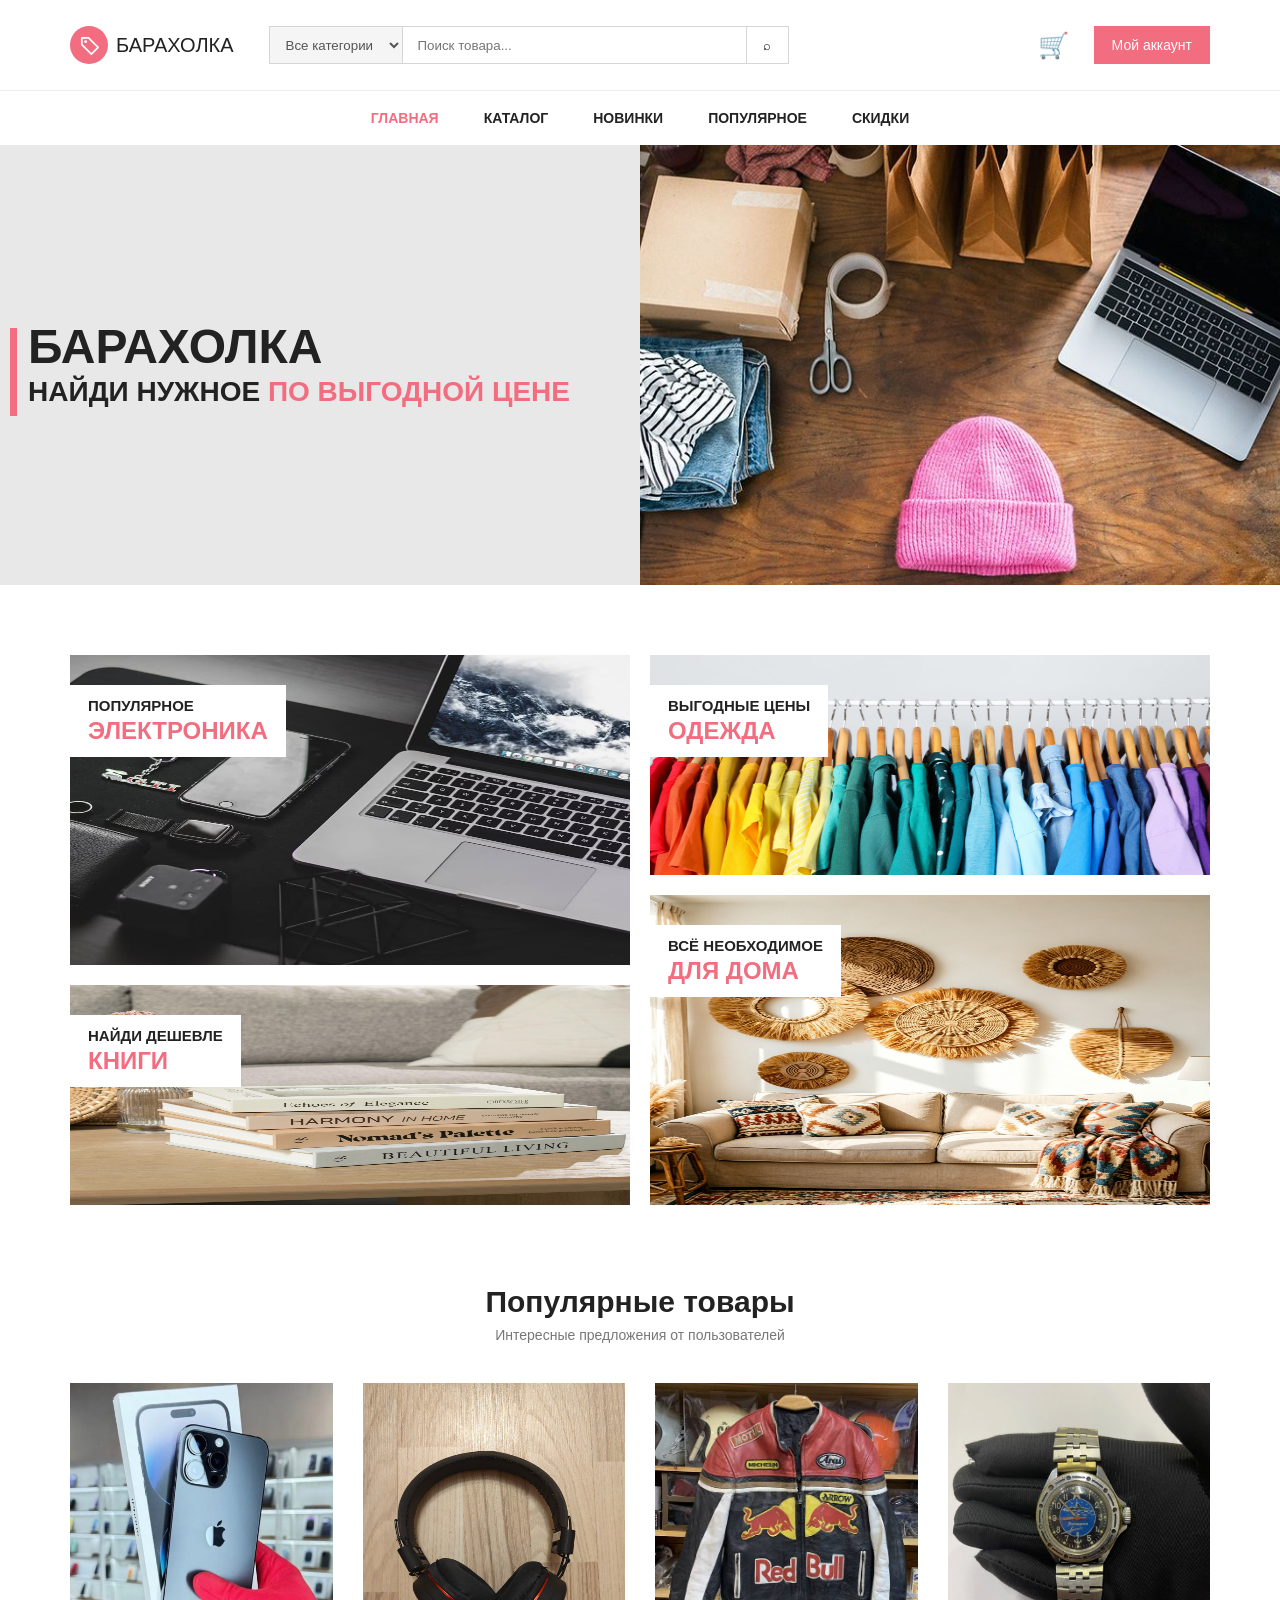
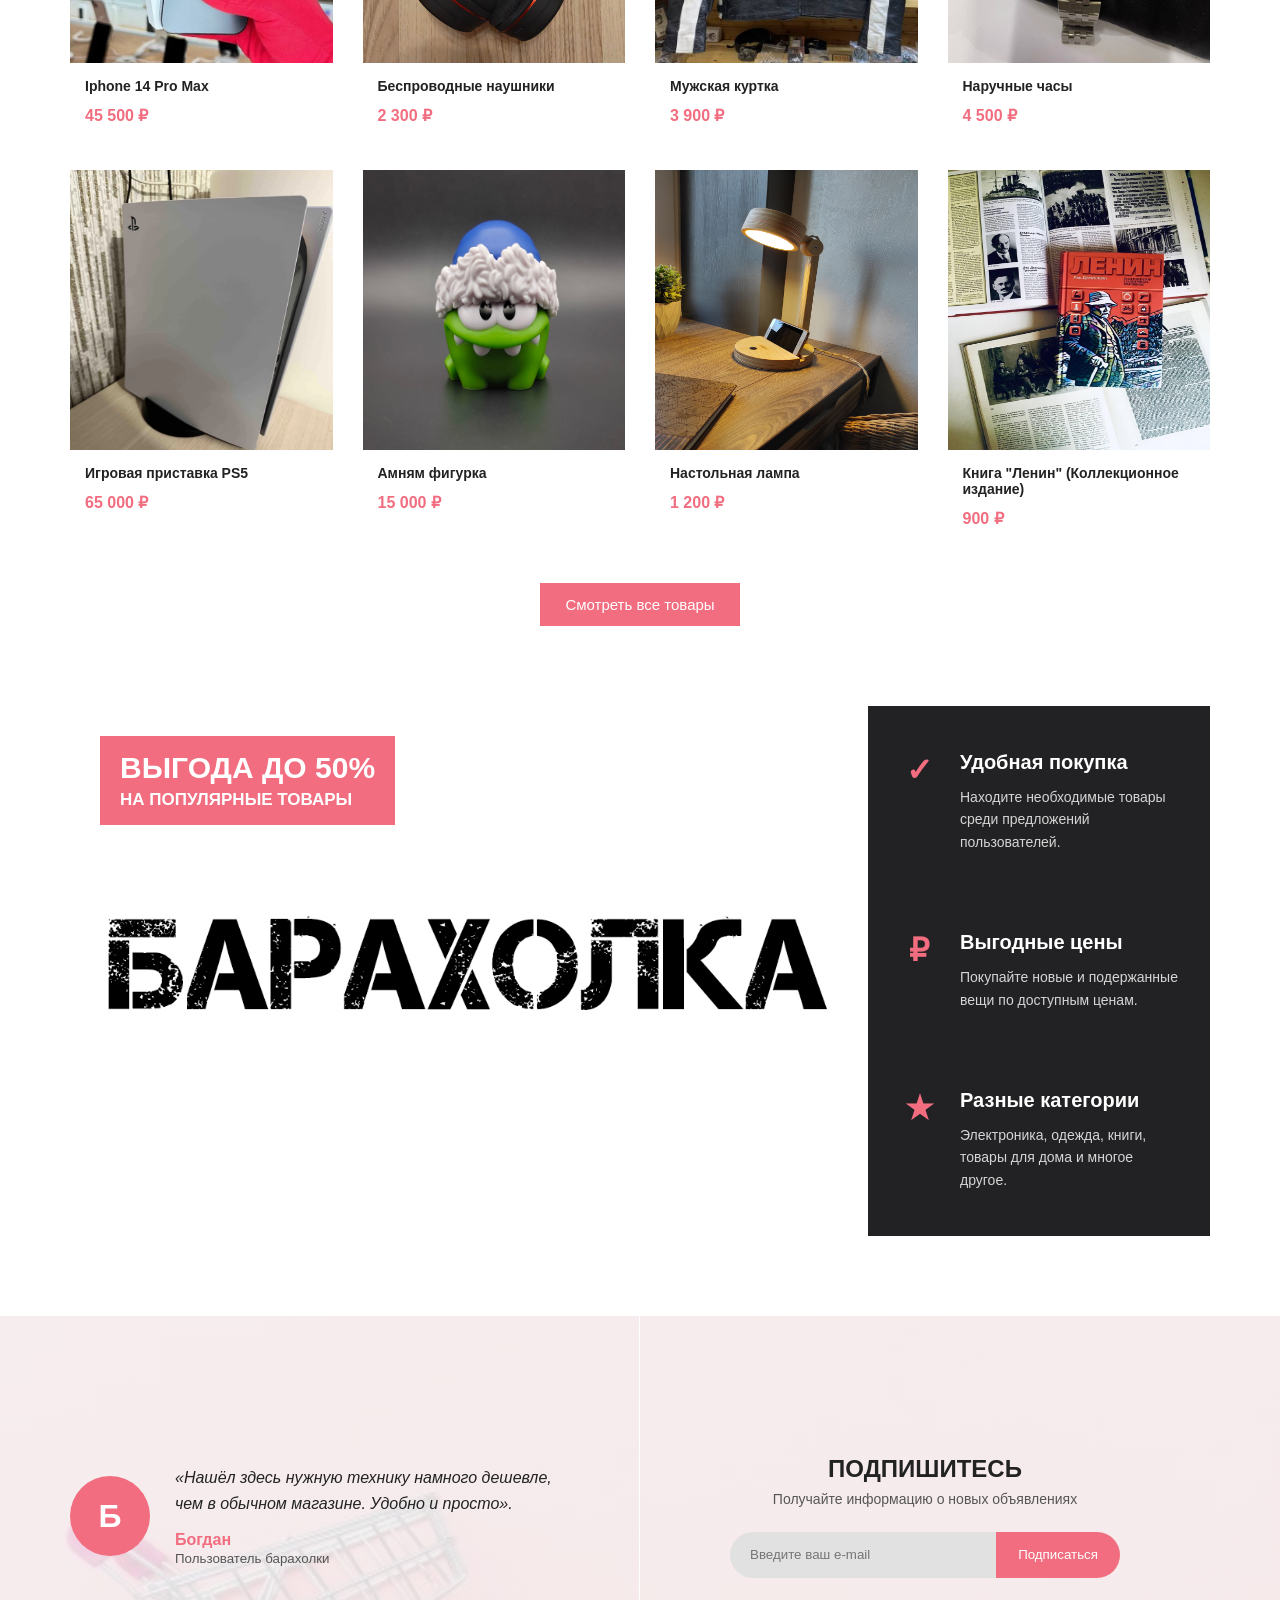
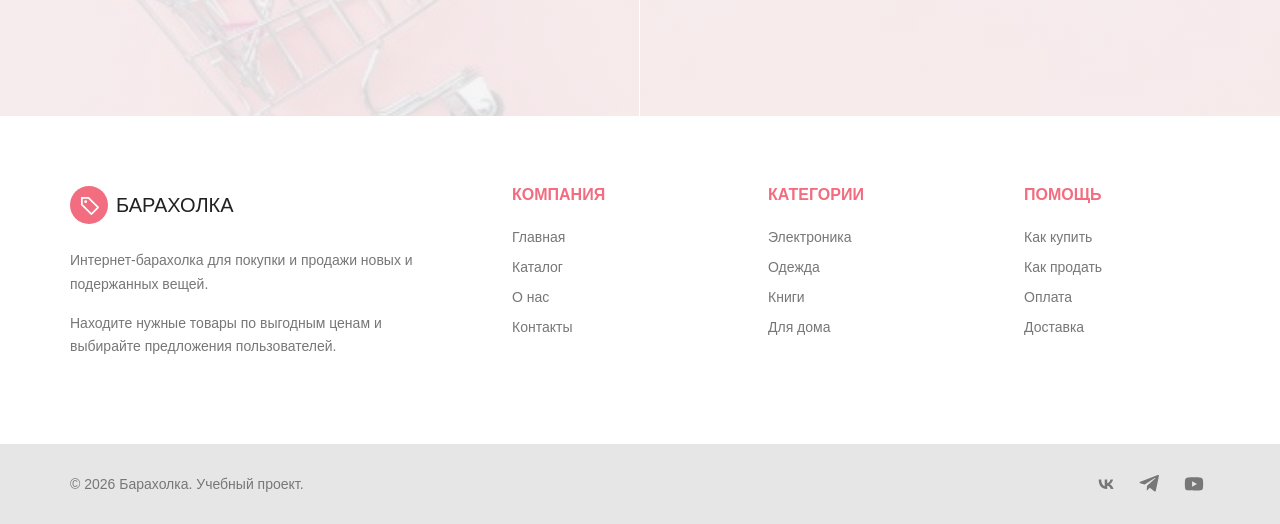
<file: index.html>
<!DOCTYPE html>
<html lang="ru">

<head>
    <meta charset="UTF-8">
    <meta name="viewport" content="width=device-width, initial-scale=1.0">

    <title>Барахолка</title>

    <link rel="stylesheet" href="css/style.css">
</head>

<body>

<header>

    <div class="header-top">

        <a href="index.html" class="logo">
            <span class="logo-icon" aria-hidden="true">
                <svg viewBox="0 0 24 24">
                    <path d="M4 4H11L21 14L14 21L4 11V4Z"></path>
                    <circle cx="8" cy="8" r="1.5"></circle>
                </svg>
            </span>
            <span>БАРАХОЛКА</span>
        </a>

        <form class="search-form">

            <select aria-label="Категория поиска">
                <option>Все категории</option>
                <option>Электроника</option>
                <option>Одежда</option>
                <option>Дом и быт</option>
                <option>Книги</option>
            </select>

            <input
                    type="search"
                    placeholder="Поиск товара..."
                    aria-label="Поиск товара"
            >

            <button type="submit">⌕</button>

        </form>

        <div class="header-actions">

            <a href="cart.html" class="cart-link">🛒</a>

            <a href="#" class="account-button">
                Мой аккаунт
            </a>

        </div>

    </div>


    <nav class="main-nav">

        <a class="active" href="index.html">Главная</a>

        <a href="catalog.html">Каталог</a>

        <a href="catalog.html">Новинки</a>

        <a href="catalog.html">Популярное</a>

        <a href="catalog.html">Скидки</a>

    </nav>

</header>


<main>

    <section class="hero">

        <div class="hero-content">

            <div class="hero-title">

                <h1>БАРАХОЛКА</h1>

                <p>
                    НАЙДИ НУЖНОЕ
                    <span>ПО ВЫГОДНОЙ ЦЕНЕ</span>
                </p>

            </div>

        </div>

        <div class="hero-image">
            <img src="images/hero.jpg" alt="Товары интернет-барахолки">
        </div>

    </section>
    <section class="categories">

        <div class="categories-left">

            <a href="catalog.html" class="category-card category-big">
                <img src="images/electronics.jpg" alt="Электроника">

                <div class="category-label">
                    <small>ПОПУЛЯРНОЕ</small>
                    <strong>ЭЛЕКТРОНИКА</strong>
                </div>
            </a>

            <a href="catalog.html" class="category-card category-small">
                <img src="images/books.jpg" alt="Книги">

                <div class="category-label">
                    <small>НАЙДИ ДЕШЕВЛЕ</small>
                    <strong>КНИГИ</strong>
                </div>
            </a>

        </div>


        <div class="categories-right">

            <a href="catalog.html" class="category-card category-small">
                <img src="images/clothes.jpg" alt="Одежда">

                <div class="category-label">
                    <small>ВЫГОДНЫЕ ЦЕНЫ</small>
                    <strong>ОДЕЖДА</strong>
                </div>
            </a>

            <a href="catalog.html" class="category-card category-big">
                <img src="images/home.jpg" alt="Товары для дома">

                <div class="category-label">
                    <small>ВСЁ НЕОБХОДИМОЕ</small>
                    <strong>ДЛЯ ДОМА</strong>
                </div>
            </a>

        </div>

    </section>

    <section class="featured-products">

        <h2>Популярные товары</h2>

        <p class="featured-description">
            Интересные предложения от пользователей
        </p>


        <div class="products-grid">

            <article class="product-card">

                <a href="product.html">
                    <img src="images/product1.jpg" alt="Смартфон">
                </a>

                <div class="product-info">
                    <h3>Iphone 14 Pro Max</h3>
                    <p class="price">45 500 ₽</p>
                </div>

            </article>


            <article class="product-card">

                <a href="product.html">
                    <img src="images/product2.jpg" alt="Наушники">
                </a>

                <div class="product-info">
                    <h3>Беспроводные наушники</h3>
                    <p class="price">2 300 ₽</p>
                </div>

            </article>


            <article class="product-card">

                <a href="product.html">
                    <img src="images/product3.jpg" alt="Куртка">
                </a>

                <div class="product-info">
                    <h3>Мужская куртка</h3>
                    <p class="price">3 900 ₽</p>
                </div>

            </article>


            <article class="product-card">

                <a href="product.html">
                    <img src="images/product4.jpg" alt="Часы">
                </a>

                <div class="product-info">
                    <h3>Наручные часы</h3>
                    <p class="price">4 500 ₽</p>
                </div>

            </article>


            <article class="product-card">

                <a href="product.html">
                    <img src="images/product5.jpg" alt="Игровая приставка">
                </a>

                <div class="product-info">
                    <h3>Игровая приставка PS5</h3>
                    <p class="price">65 000 ₽</p>
                </div>

            </article>


            <article class="product-card">

                <a href="product.html">
                    <img src="images/product6.jpg" alt="Фигурка Ам Ням">
                </a>

                <div class="product-info">
                    <h3>Амням фигурка</h3>
                    <p class="price">15 000 ₽</p>
                </div>

            </article>


            <article class="product-card">

                <a href="product.html">
                    <img src="images/product7.jpg" alt="Настольная лампа">
                </a>

                <div class="product-info">
                    <h3>Настольная лампа</h3>
                    <p class="price">1 200 ₽</p>
                </div>

            </article>


            <article class="product-card">

                <a href="product.html">
                    <img src="images/product8.jpg" alt="Книга">
                </a>

                <div class="product-info">
                    <h3>Книга "Ленин" (Коллекционное издание)</h3>
                    <p class="price">900 ₽</p>
                </div>

            </article>

        </div>


        <a href="catalog.html" class="all-products-button">
            Смотреть все товары
        </a>

    </section>

    <section class="offer">

        <div class="offer-image">

            <img src="images/offer.jpg" alt="Выгодные предложения барахолки">

            <div class="offer-text">
                <strong>ВЫГОДА <span>ДО 50%</span></strong>
                <p>НА ПОПУЛЯРНЫЕ ТОВАРЫ</p>
            </div>

        </div>


        <div class="advantages">

            <article class="advantage">

                <div class="advantage-icon">✓</div>

                <div>
                    <h3>Удобная покупка</h3>

                    <p>
                        Находите необходимые товары
                        среди предложений пользователей.
                    </p>
                </div>

            </article>


            <article class="advantage">

                <div class="advantage-icon">₽</div>

                <div>
                    <h3>Выгодные цены</h3>

                    <p>
                        Покупайте новые и подержанные
                        вещи по доступным ценам.
                    </p>
                </div>

            </article>


            <article class="advantage">

                <div class="advantage-icon">★</div>

                <div>
                    <h3>Разные категории</h3>

                    <p>
                        Электроника, одежда, книги,
                        товары для дома и многое другое.
                    </p>
                </div>

            </article>

        </div>

    </section>

    <section class="subscribe">

        <div class="subscribe-content">

            <div class="review">

                <div class="review-avatar">
                    Б
                </div>

                <div class="review-text">

                    <p>
                        «Нашёл здесь нужную технику намного дешевле,
                        чем в обычном магазине. Удобно и просто».
                    </p>

                    <strong>Богдан</strong>
                    <small>Пользователь барахолки</small>

                </div>

            </div>


            <div class="subscribe-form">

                <h2>ПОДПИШИТЕСЬ</h2>

                <p>
                    Получайте информацию о новых объявлениях
                </p>

                <form>

                    <input
                            type="email"
                            placeholder="Введите ваш e-mail"
                            required
                    >

                    <button type="submit">
                        Подписаться
                    </button>

                </form>

            </div>

        </div>

    </section>

</main>


<footer class="footer">

    <div class="footer-main">

        <div class="footer-about">

            <a href="index.html" class="footer-logo">
                <span class="logo-icon" aria-hidden="true">
                    <svg viewBox="0 0 24 24">
                        <path d="M4 4H11L21 14L14 21L4 11V4Z"></path>
                        <circle cx="8" cy="8" r="1.5"></circle>
                    </svg>
                </span>
                <span>БАРАХОЛКА</span>
            </a>

            <p>
                Интернет-барахолка для покупки и продажи
                новых и подержанных вещей.
            </p>

            <p>
                Находите нужные товары по выгодным ценам
                и выбирайте предложения пользователей.
            </p>

        </div>


        <div class="footer-column">

            <h3>КОМПАНИЯ</h3>

            <a href="index.html">Главная</a>
            <a href="catalog.html">Каталог</a>
            <a href="#">О нас</a>
            <a href="#">Контакты</a>

        </div>


        <div class="footer-column">

            <h3>КАТЕГОРИИ</h3>

            <a href="catalog.html">Электроника</a>
            <a href="catalog.html">Одежда</a>
            <a href="catalog.html">Книги</a>
            <a href="catalog.html">Для дома</a>

        </div>


        <div class="footer-column">

            <h3>ПОМОЩЬ</h3>

            <a href="#">Как купить</a>
            <a href="#">Как продать</a>
            <a href="#">Оплата</a>
            <a href="#">Доставка</a>

        </div>

    </div>


    <div class="footer-bottom">

        <div class="footer-bottom-content">

            <p>
                © 2026 Барахолка. Учебный проект.
            </p>

            <div class="socials">

                <a href="#" aria-label="ВКонтакте" title="ВКонтакте">
                    <svg viewBox="0 0 24 24" aria-hidden="true">
                        <path d="M12.7 17.5C7.3 17.5 4.2 13.8 4 7.2H6.8C6.9 12 9 14 10.6 14.4V7.2H13.3V11.3C14.9 11.1 16.5 9.2 17 7.2H19.7C19.3 9.7 17.4 11.6 16.1 12.3C17.4 12.9 19.5 14.5 20.2 17.5H17.2C16.6 15.6 15.1 14.1 13.3 13.9V17.5H12.7Z"></path>
                    </svg>
                </a>

                <a href="#" aria-label="Telegram" title="Telegram">
                    <svg viewBox="0 0 24 24" aria-hidden="true">
                        <path d="M21.6 3.8L18.4 19C18.2 20.1 17.5 20.3 16.7 19.8L11.8 16.2L9.4 18.5C9.1 18.8 8.9 19 8.4 19L8.8 14L17.9 5.8C18.3 5.4 17.8 5.2 17.3 5.5L6.1 12.6L1.3 11.1C0.3 10.8 0.3 10.1 1.5 9.6L20.4 2.3C21.3 2 22 2.5 21.6 3.8Z"></path>
                    </svg>
                </a>

                <a href="#" aria-label="YouTube" title="YouTube">
                    <svg viewBox="0 0 24 24" aria-hidden="true">
                        <path d="M21.6 7.1C21.4 6.1 20.6 5.3 19.6 5.1C17.9 4.7 12 4.7 12 4.7C12 4.7 6.1 4.7 4.4 5.1C3.4 5.3 2.6 6.1 2.4 7.1C2 8.8 2 12 2 12C2 12 2 15.2 2.4 16.9C2.6 17.9 3.4 18.7 4.4 18.9C6.1 19.3 12 19.3 12 19.3C12 19.3 17.9 19.3 19.6 18.9C20.6 18.7 21.4 17.9 21.6 16.9C22 15.2 22 12 22 12C22 12 22 8.8 21.6 7.1ZM9.9 15.1V8.9L15.3 12L9.9 15.1Z"></path>
                    </svg>
                </a>

            </div>



        </div>

    </div>

</footer>

</body>

</html>
</file>
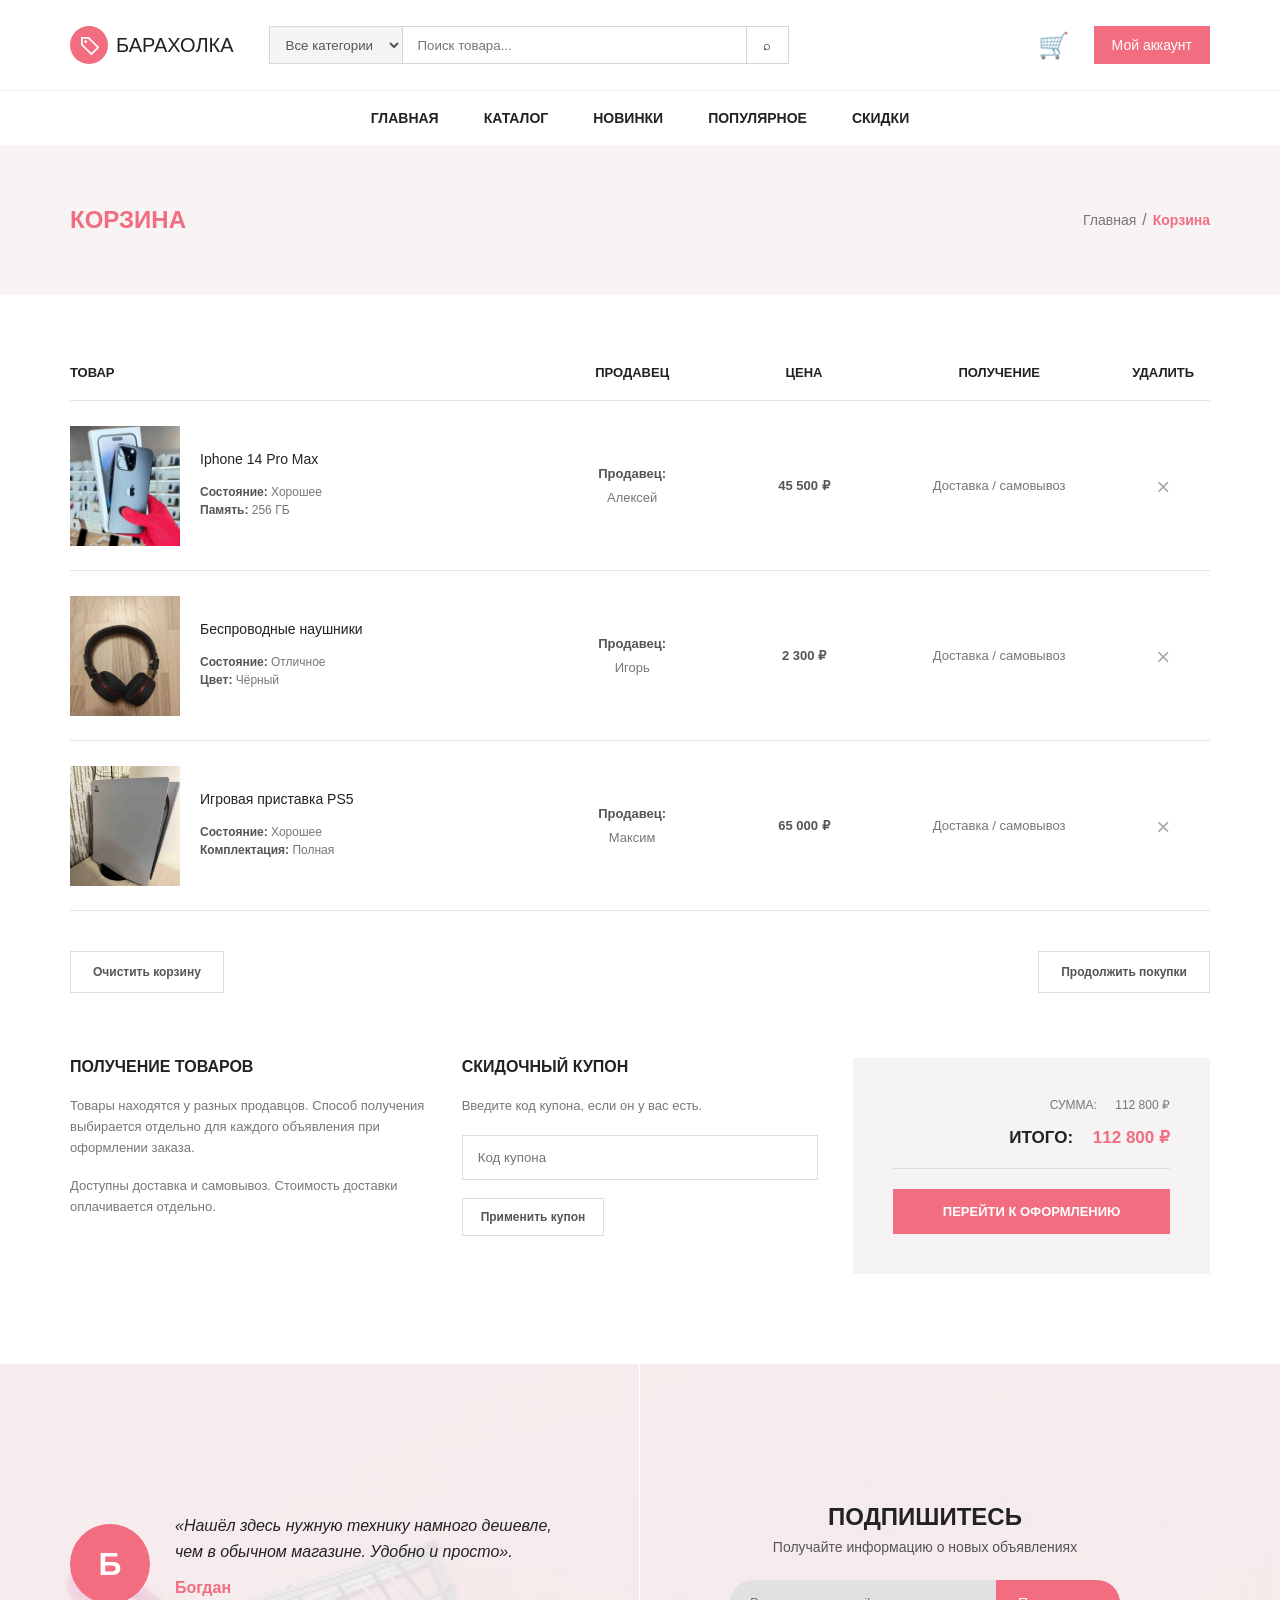
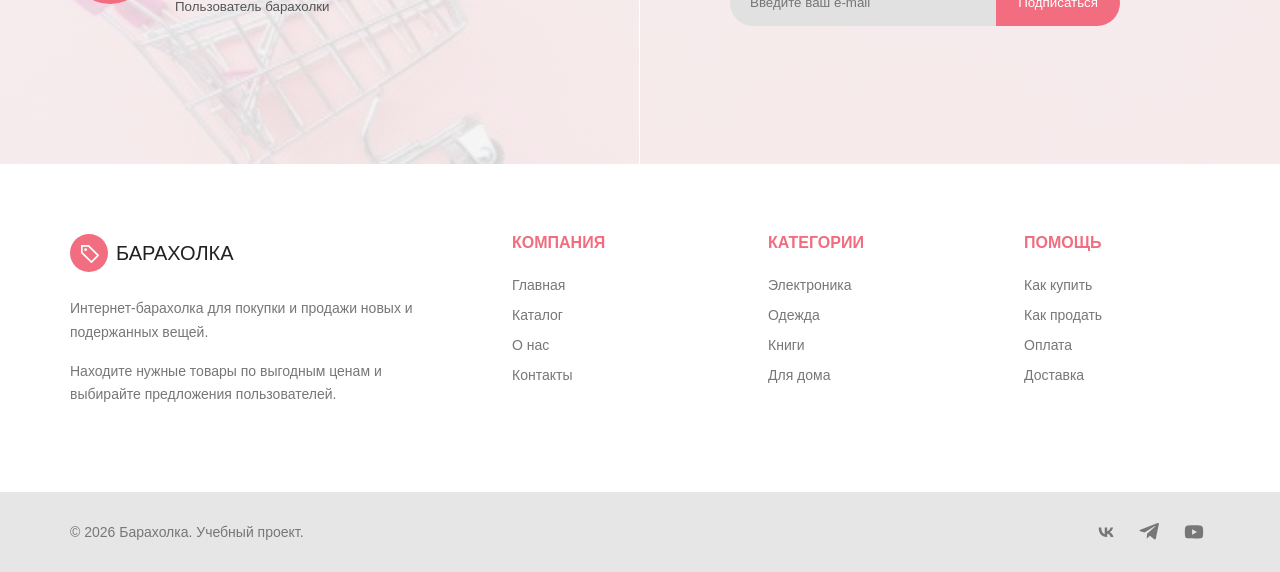
<file: cart.html>
<!DOCTYPE html>
<html lang="ru">

<head>
    <meta charset="UTF-8">
    <meta name="viewport" content="width=device-width, initial-scale=1.0">

    <title>Корзина</title>

    <link rel="stylesheet" href="css/style.css">
</head>

<body>

<header>

    <div class="header-top">

        <a href="index.html" class="logo">
            <span class="logo-icon" aria-hidden="true">
                <svg viewBox="0 0 24 24">
                    <path d="M4 4H11L21 14L14 21L4 11V4Z"></path>
                    <circle cx="8" cy="8" r="1.5"></circle>
                </svg>
            </span>
            <span>БАРАХОЛКА</span>
        </a>

        <form class="search-form">

            <select aria-label="Категория поиска">
                <option>Все категории</option>
                <option>Электроника</option>
                <option>Одежда</option>
                <option>Дом и быт</option>
                <option>Книги</option>
            </select>

            <input
                    type="search"
                    placeholder="Поиск товара..."
                    aria-label="Поиск товара"
            >

            <button type="submit">⌕</button>

        </form>

        <div class="header-actions">

            <a href="cart.html" class="cart-link">🛒</a>

            <a href="#" class="account-button">
                Мой аккаунт
            </a>

        </div>

    </div>


    <nav class="main-nav">

        <a href="index.html">Главная</a>
        <a href="catalog.html">Каталог</a>
        <a href="catalog.html">Новинки</a>
        <a href="catalog.html">Популярное</a>
        <a href="catalog.html">Скидки</a>

    </nav>

</header>


<main>

    <!-- Заголовок страницы -->

    <section class="page-heading">

        <div class="page-heading-content">

            <h1>КОРЗИНА</h1>

            <nav class="breadcrumbs">

                <a href="index.html">Главная</a>

                <span>/</span>

                <strong>Корзина</strong>

            </nav>

        </div>

    </section>


    <!-- Корзина -->

    <section class="cart-page">

        <div class="cart-header">

            <span>ТОВАР</span>
            <span>ПРОДАВЕЦ</span>
            <span>ЦЕНА</span>
            <span>ПОЛУЧЕНИЕ</span>
            <span>УДАЛИТЬ</span>

        </div>


        <!-- Товар 1 -->

        <article class="cart-item">

            <div class="cart-product">

                <img
                        src="images/product1.jpg"
                        alt="Iphone 14 Pro Max"
                >

                <div>

                    <h2>Iphone 14 Pro Max</h2>

                    <p>
                        <strong>Состояние:</strong>
                        Хорошее
                    </p>

                    <p>
                        <strong>Память:</strong>
                        256 ГБ
                    </p>

                </div>

            </div>


            <p class="cart-meta">
                <strong>Продавец:</strong>
                Алексей
            </p>


            <p class="cart-price">
                45 500 ₽
            </p>


            <p class="cart-meta">
                Доставка / самовывоз
            </p>


            <button
                    class="remove-product"
                    type="button"
                    title="Удалить товар"
            >
                ×
            </button>

        </article>


        <!-- Товар 2 -->

        <article class="cart-item">

            <div class="cart-product">

                <img
                        src="images/product2.jpg"
                        alt="Беспроводные наушники"
                >

                <div>

                    <h2>Беспроводные наушники</h2>

                    <p>
                        <strong>Состояние:</strong>
                        Отличное
                    </p>

                    <p>
                        <strong>Цвет:</strong>
                        Чёрный
                    </p>

                </div>

            </div>


            <p class="cart-meta">
                <strong>Продавец:</strong>
                Игорь
            </p>


            <p class="cart-price">
                2 300 ₽
            </p>


            <p class="cart-meta">
                Доставка / самовывоз
            </p>


            <button
                    class="remove-product"
                    type="button"
                    title="Удалить товар"
            >
                ×
            </button>

        </article>


        <!-- Товар 3 -->

        <article class="cart-item">

            <div class="cart-product">

                <img
                        src="images/product5.jpg"
                        alt="Игровая приставка PS5"
                >

                <div>

                    <h2>Игровая приставка PS5</h2>

                    <p>
                        <strong>Состояние:</strong>
                        Хорошее
                    </p>

                    <p>
                        <strong>Комплектация:</strong>
                        Полная
                    </p>

                </div>

            </div>


            <p class="cart-meta">
                <strong>Продавец:</strong>
                Максим
            </p>


            <p class="cart-price">
                65 000 ₽
            </p>


            <p class="cart-meta">
                Доставка / самовывоз
            </p>


            <button
                    class="remove-product"
                    type="button"
                    title="Удалить товар"
            >
                ×
            </button>

        </article>


        <!-- Кнопки под корзиной -->

        <div class="cart-actions">

            <button type="button">
                Очистить корзину
            </button>

            <a href="catalog.html">
                Продолжить покупки
            </a>

        </div>


        <!-- Нижняя часть корзины -->

        <div class="cart-options">

            <!-- Доставка -->

            <div class="cart-delivery-note">

                <h2>ПОЛУЧЕНИЕ ТОВАРОВ</h2>

                <p>
                    Товары находятся у разных продавцов.
                    Способ получения выбирается отдельно
                    для каждого объявления при оформлении заказа.
                </p>

                <p>
                    Доступны доставка и самовывоз.
                    Стоимость доставки оплачивается отдельно.
                </p>

            </div>


            <!-- Купон -->

            <form class="coupon-form">

                <h2>СКИДОЧНЫЙ КУПОН</h2>

                <p>
                    Введите код купона, если он у вас есть.
                </p>

                <input
                        type="text"
                        placeholder="Код купона"
                        minlength="3"
                >

                <button type="submit">
                    Применить купон
                </button>

            </form>


            <!-- Итог -->

            <div class="cart-summary">

                <p class="subtotal">
                    СУММА:
                    <span>112 800 ₽</span>
                </p>

                <h2>
                    ИТОГО:
                    <span>112 800 ₽</span>
                </h2>

                <hr>

                <a href="checkout.html">
                    ПЕРЕЙТИ К ОФОРМЛЕНИЮ
                </a>

            </div>

        </div>

    </section>


    <!-- Подписка -->

    <section class="subscribe">

        <div class="subscribe-content">

            <div class="review">

                <div class="review-avatar">
                    Б
                </div>

                <div class="review-text">

                    <p>
                        «Нашёл здесь нужную технику намного дешевле,
                        чем в обычном магазине. Удобно и просто».
                    </p>

                    <strong>Богдан</strong>

                    <small>
                        Пользователь барахолки
                    </small>

                </div>

            </div>


            <div class="subscribe-form">

                <h2>ПОДПИШИТЕСЬ</h2>

                <p>
                    Получайте информацию о новых объявлениях
                </p>

                <form>

                    <input
                            type="email"
                            placeholder="Введите ваш e-mail"
                            required
                    >

                    <button type="submit">
                        Подписаться
                    </button>

                </form>

            </div>

        </div>

    </section>

</main>


<!-- Footer -->

<footer class="footer">

    <div class="footer-main">

        <div class="footer-about">

            <a href="index.html" class="footer-logo">
                <span class="logo-icon" aria-hidden="true">
                    <svg viewBox="0 0 24 24">
                        <path d="M4 4H11L21 14L14 21L4 11V4Z"></path>
                        <circle cx="8" cy="8" r="1.5"></circle>
                    </svg>
                </span>
                <span>БАРАХОЛКА</span>
            </a>

            <p>
                Интернет-барахолка для покупки и продажи
                новых и подержанных вещей.
            </p>

            <p>
                Находите нужные товары по выгодным ценам
                и выбирайте предложения пользователей.
            </p>

        </div>


        <div class="footer-column">

            <h3>КОМПАНИЯ</h3>

            <a href="index.html">Главная</a>
            <a href="catalog.html">Каталог</a>
            <a href="#">О нас</a>
            <a href="#">Контакты</a>

        </div>


        <div class="footer-column">

            <h3>КАТЕГОРИИ</h3>

            <a href="catalog.html">Электроника</a>
            <a href="catalog.html">Одежда</a>
            <a href="catalog.html">Книги</a>
            <a href="catalog.html">Для дома</a>

        </div>


        <div class="footer-column">

            <h3>ПОМОЩЬ</h3>

            <a href="#">Как купить</a>
            <a href="#">Как продать</a>
            <a href="#">Оплата</a>
            <a href="#">Доставка</a>

        </div>

    </div>


    <div class="footer-bottom">

        <div class="footer-bottom-content">

            <p>
                © 2026 Барахолка. Учебный проект.
            </p>

            <div class="socials">

                <a href="#" aria-label="ВКонтакте" title="ВКонтакте">
                    <svg viewBox="0 0 24 24" aria-hidden="true">
                        <path d="M12.7 17.5C7.3 17.5 4.2 13.8 4 7.2H6.8C6.9 12 9 14 10.6 14.4V7.2H13.3V11.3C14.9 11.1 16.5 9.2 17 7.2H19.7C19.3 9.7 17.4 11.6 16.1 12.3C17.4 12.9 19.5 14.5 20.2 17.5H17.2C16.6 15.6 15.1 14.1 13.3 13.9V17.5H12.7Z"></path>
                    </svg>
                </a>

                <a href="#" aria-label="Telegram" title="Telegram">
                    <svg viewBox="0 0 24 24" aria-hidden="true">
                        <path d="M21.6 3.8L18.4 19C18.2 20.1 17.5 20.3 16.7 19.8L11.8 16.2L9.4 18.5C9.1 18.8 8.9 19 8.4 19L8.8 14L17.9 5.8C18.3 5.4 17.8 5.2 17.3 5.5L6.1 12.6L1.3 11.1C0.3 10.8 0.3 10.1 1.5 9.6L20.4 2.3C21.3 2 22 2.5 21.6 3.8Z"></path>
                    </svg>
                </a>

                <a href="#" aria-label="YouTube" title="YouTube">
                    <svg viewBox="0 0 24 24" aria-hidden="true">
                        <path d="M21.6 7.1C21.4 6.1 20.6 5.3 19.6 5.1C17.9 4.7 12 4.7 12 4.7C12 4.7 6.1 4.7 4.4 5.1C3.4 5.3 2.6 6.1 2.4 7.1C2 8.8 2 12 2 12C2 12 2 15.2 2.4 16.9C2.6 17.9 3.4 18.7 4.4 18.9C6.1 19.3 12 19.3 12 19.3C12 19.3 17.9 19.3 19.6 18.9C20.6 18.7 21.4 17.9 21.6 16.9C22 15.2 22 12 22 12C22 12 22 8.8 21.6 7.1ZM9.9 15.1V8.9L15.3 12L9.9 15.1Z"></path>
                    </svg>
                </a>

            </div>



        </div>

    </div>

</footer>

</body>

</html>
</file>
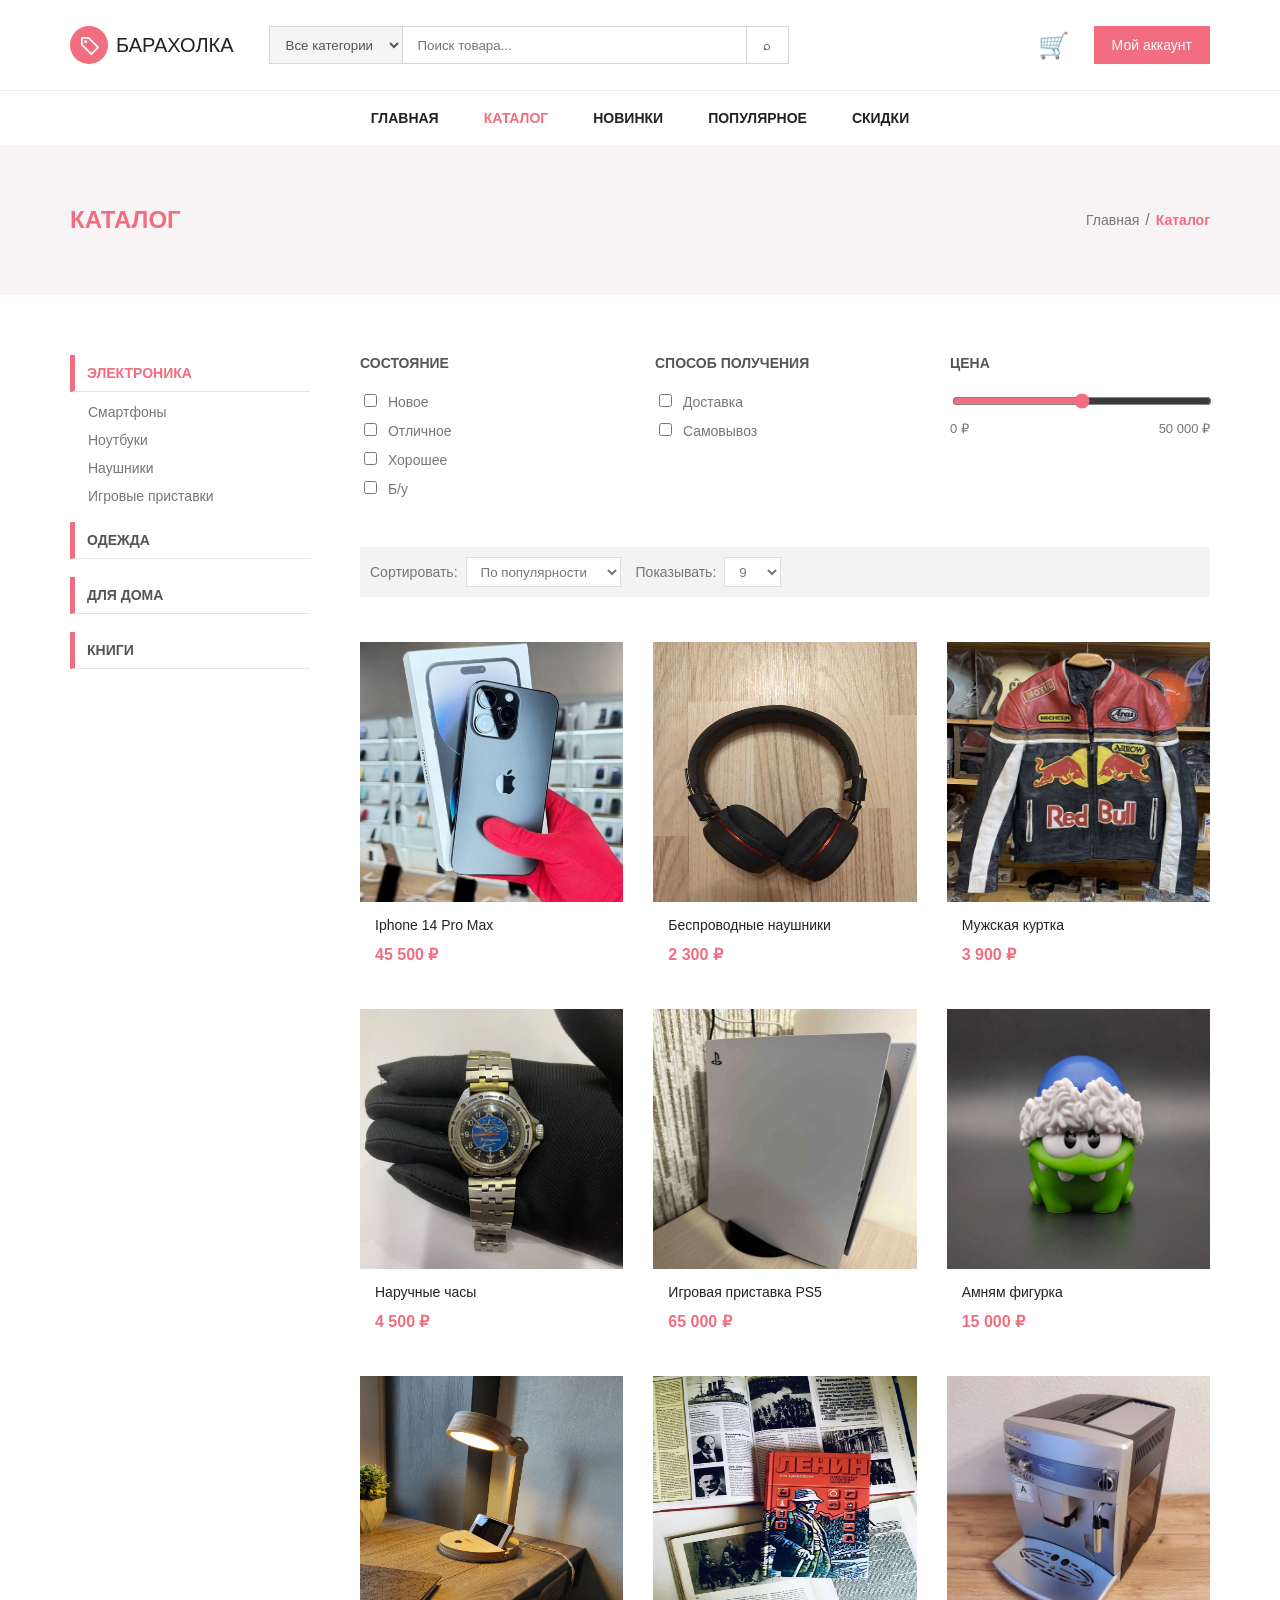
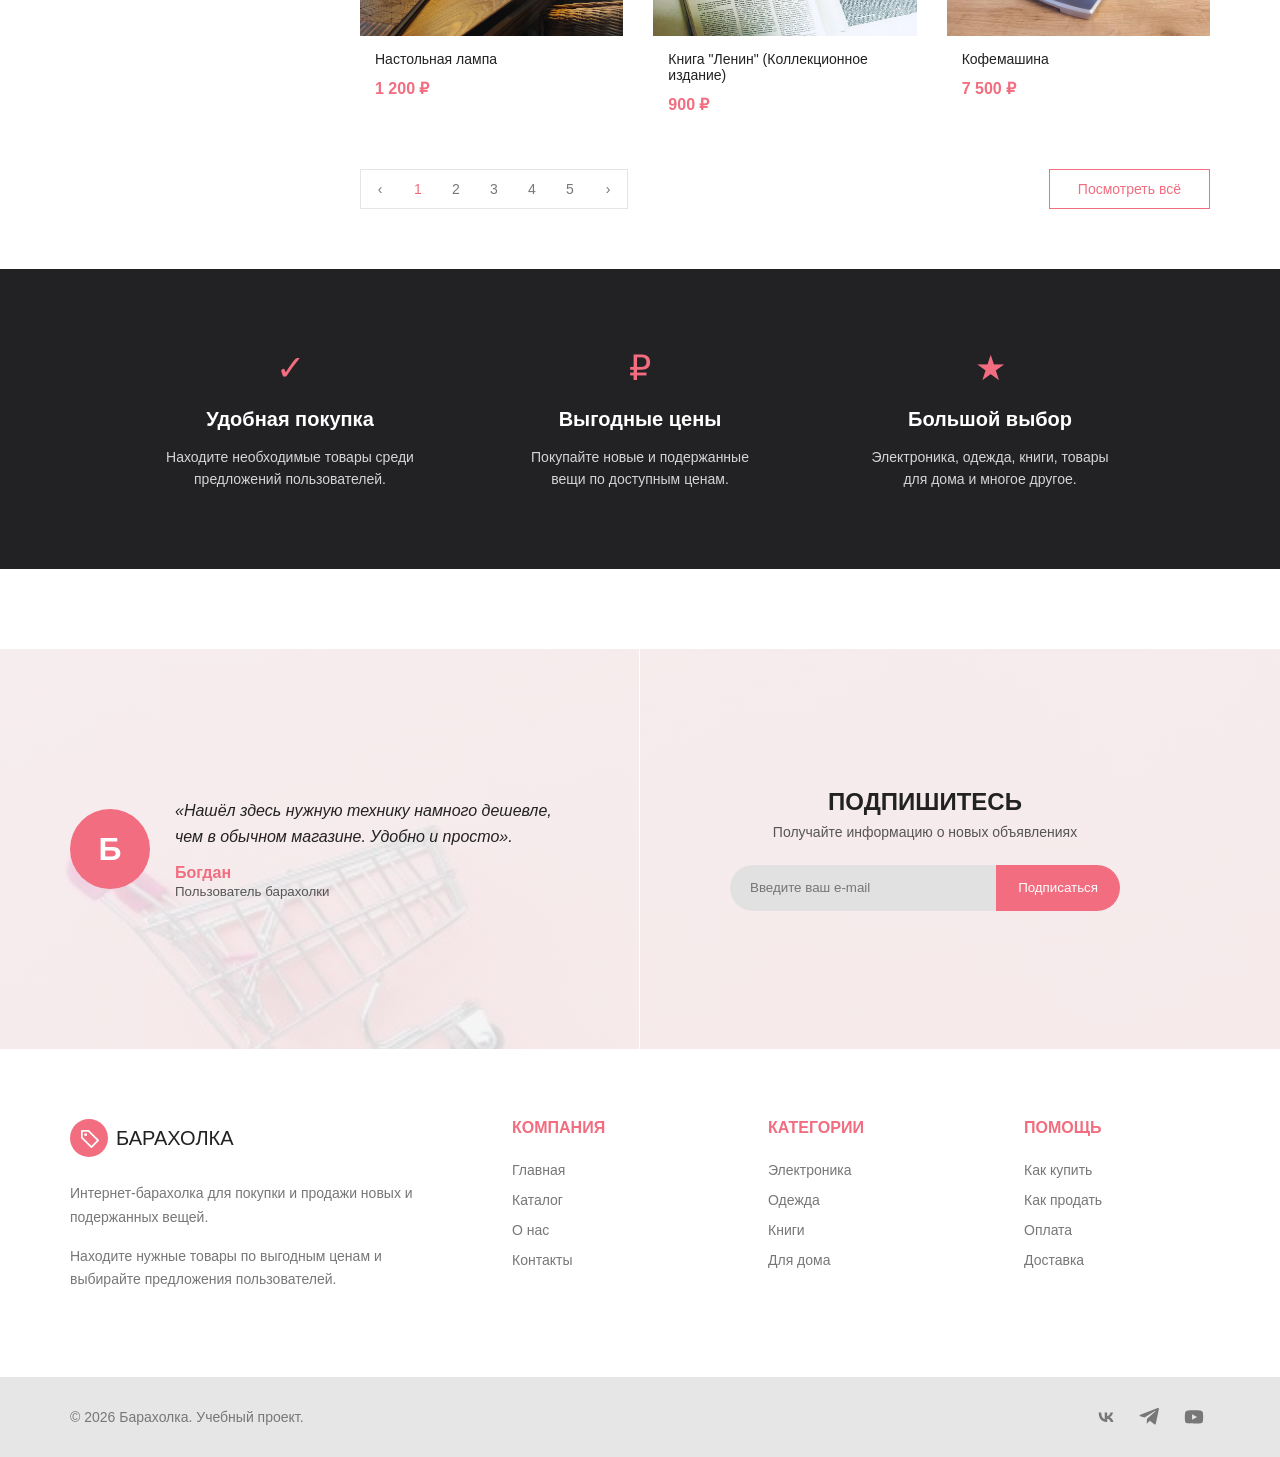
<file: catalog.html>
<!DOCTYPE html>
<html lang="ru">

<head>
    <meta charset="UTF-8">
    <meta name="viewport" content="width=device-width, initial-scale=1.0">

    <title>Каталог</title>

    <link rel="stylesheet" href="css/style.css">
</head>

<body>

<header>

    <div class="header-top">

        <a href="index.html" class="logo">
            <span class="logo-icon" aria-hidden="true">
                <svg viewBox="0 0 24 24">
                    <path d="M4 4H11L21 14L14 21L4 11V4Z"></path>
                    <circle cx="8" cy="8" r="1.5"></circle>
                </svg>
            </span>
            <span>БАРАХОЛКА</span>
        </a>

        <form class="search-form">

            <select aria-label="Категория поиска">
                <option>Все категории</option>
                <option>Электроника</option>
                <option>Одежда</option>
                <option>Дом и быт</option>
                <option>Книги</option>
            </select>

            <input
                    type="search"
                    placeholder="Поиск товара..."
                    aria-label="Поиск товара"
            >

            <button type="submit">⌕</button>

        </form>

        <div class="header-actions">

            <a href="cart.html" class="cart-link">🛒</a>

            <a href="#" class="account-button">
                Мой аккаунт
            </a>

        </div>

    </div>


    <nav class="main-nav">

        <a href="index.html">Главная</a>

        <a class="active" href="catalog.html">Каталог</a>

        <a href="catalog.html">Новинки</a>

        <a href="catalog.html">Популярное</a>

        <a href="catalog.html">Скидки</a>

    </nav>

</header>


<main>

    <section class="page-heading">

        <div class="page-heading-content">

            <h1>КАТАЛОГ</h1>

            <nav class="breadcrumbs">

                <a href="index.html">Главная</a>

                <span>/</span>

                <strong>Каталог</strong>

            </nav>

        </div>

    </section>

    <section class="catalog">

        <aside class="catalog-sidebar">

            <details open>
                <summary>ЭЛЕКТРОНИКА</summary>

                <a href="#">Смартфоны</a>
                <a href="#">Ноутбуки</a>
                <a href="#">Наушники</a>
                <a href="#">Игровые приставки</a>
            </details>


            <details>
                <summary>ОДЕЖДА</summary>

                <a href="#">Мужская одежда</a>
                <a href="#">Женская одежда</a>
                <a href="#">Обувь</a>
                <a href="#">Аксессуары</a>
            </details>


            <details>
                <summary>ДЛЯ ДОМА</summary>

                <a href="#">Мебель</a>
                <a href="#">Освещение</a>
                <a href="#">Посуда</a>
                <a href="#">Декор</a>
            </details>


            <details>
                <summary>КНИГИ</summary>

                <a href="#">Художественные</a>
                <a href="#">Учебные</a>
                <a href="#">Коллекционные</a>
            </details>

        </aside>


        <div class="catalog-content">

            <div class="catalog-filters">

                <div class="filter-block">

                    <h2>СОСТОЯНИЕ</h2>

                    <label>
                        <input type="checkbox">
                        Новое
                    </label>

                    <label>
                        <input type="checkbox">
                        Отличное
                    </label>

                    <label>
                        <input type="checkbox">
                        Хорошее
                    </label>

                    <label>
                        <input type="checkbox">
                        Б/у
                    </label>

                </div>

                <div class="filter-block">

                    <h2>СПОСОБ ПОЛУЧЕНИЯ</h2>

                    <label>
                        <input type="checkbox">
                        Доставка
                    </label>

                    <label>
                        <input type="checkbox">
                        Самовывоз
                    </label>

                </div>


                <div class="filter-block price-filter">

                    <h2>ЦЕНА</h2>

                    <input
                            type="range"
                            min="0"
                            max="50000"
                            value="25000"
                    >

                    <div class="price-values">
                        <span>0 ₽</span>
                        <span>50 000 ₽</span>
                    </div>

                </div>

            </div>


            <div class="catalog-sort">

                <label>
                    Сортировать:

                    <select>
                        <option>По популярности</option>
                        <option>Сначала дешевле</option>
                        <option>Сначала дороже</option>
                        <option>По новизне</option>
                    </select>
                </label>


                <label>
                    Показывать:

                    <select>
                        <option>9</option>
                        <option>12</option>
                        <option>24</option>
                    </select>
                </label>

            </div>

            <div class="catalog-products">

                <article class="catalog-product-card">

                    <a href="product.html">
                        <img src="images/product1.jpg" alt="Смартфон">
                    </a>

                    <div class="catalog-product-info">
                        <h3>Iphone 14 Pro Max</h3>
                        <p>45 500 ₽</p>
                    </div>

                </article>


                <article class="catalog-product-card">

                    <a href="product.html">
                        <img src="images/product2.jpg" alt="Наушники">
                    </a>

                    <div class="catalog-product-info">
                        <h3>Беспроводные наушники</h3>
                        <p>2 300 ₽</p>
                    </div>

                </article>


                <article class="catalog-product-card">

                    <a href="product.html">
                        <img src="images/product3.jpg" alt="Куртка">
                    </a>

                    <div class="catalog-product-info">
                        <h3>Мужская куртка</h3>
                        <p>3 900 ₽</p>
                    </div>

                </article>


                <article class="catalog-product-card">

                    <a href="product.html">
                        <img src="images/product4.jpg" alt="Часы">
                    </a>

                    <div class="catalog-product-info">
                        <h3>Наручные часы</h3>
                        <p>4 500 ₽</p>
                    </div>

                </article>


                <article class="catalog-product-card">

                    <a href="product.html">
                        <img src="images/product5.jpg" alt="Игровая приставка">
                    </a>

                    <div class="catalog-product-info">
                        <h3>Игровая приставка PS5</h3>
                        <p>65 000 ₽</p>
                    </div>

                </article>


                <article class="catalog-product-card">

                    <a href="product.html">
                        <img src="images/product6.jpg" alt="Фигурка Ам Ням">
                    </a>

                    <div class="catalog-product-info">
                        <h3>Амням фигурка</h3>
                        <p>15 000 ₽</p>
                    </div>

                </article>


                <article class="catalog-product-card">

                    <a href="product.html">
                        <img src="images/product7.jpg" alt="Настольная лампа">
                    </a>

                    <div class="catalog-product-info">
                        <h3>Настольная лампа</h3>
                        <p>1 200 ₽</p>
                    </div>

                </article>


                <article class="catalog-product-card">

                    <a href="product.html">
                        <img src="images/product8.jpg" alt="Книга Ленин">
                    </a>

                    <div class="catalog-product-info">
                        <h3>Книга "Ленин" (Коллекционное издание)</h3>
                        <p>900 ₽</p>
                    </div>

                </article>


                <article class="catalog-product-card">

                    <a href="product.html">
                        <img src="images/product9.jpg" alt="Кофемашина">
                    </a>

                    <div class="catalog-product-info">
                        <h3>Кофемашина</h3>
                        <p>7 500 ₽</p>
                    </div>

                </article>

            </div>

            <div class="catalog-bottom">

                <nav class="pagination">
                    <a href="#">‹</a>
                    <a href="#" class="active">1</a>
                    <a href="#">2</a>
                    <a href="#">3</a>
                    <a href="#">4</a>
                    <a href="#">5</a>
                    <a href="#">›</a>
                </nav>

                <a href="#" class="view-all-button">
                    Посмотреть всё
                </a>

            </div>

        </div>

    </section>

    <section class="catalog-advantages">

        <article>
            <div class="catalog-advantage-icon">✓</div>

            <h3>Удобная покупка</h3>

            <p>
                Находите необходимые товары среди предложений пользователей.
            </p>
        </article>


        <article>
            <div class="catalog-advantage-icon">₽</div>

            <h3>Выгодные цены</h3>

            <p>
                Покупайте новые и подержанные вещи по доступным ценам.
            </p>
        </article>


        <article>
            <div class="catalog-advantage-icon">★</div>

            <h3>Большой выбор</h3>

            <p>
                Электроника, одежда, книги, товары для дома и многое другое.
            </p>
        </article>

    </section>

    <section class="subscribe">

        <div class="subscribe-content">

            <div class="review">

                <div class="review-avatar">
                    Б
                </div>

                <div class="review-text">

                    <p>
                        «Нашёл здесь нужную технику намного дешевле,
                        чем в обычном магазине. Удобно и просто».
                    </p>

                    <strong>Богдан</strong>
                    <small>Пользователь барахолки</small>

                </div>

            </div>


            <div class="subscribe-form">

                <h2>ПОДПИШИТЕСЬ</h2>

                <p>
                    Получайте информацию о новых объявлениях
                </p>

                <form>

                    <input
                            type="email"
                            placeholder="Введите ваш e-mail"
                            required
                    >

                    <button type="submit">
                        Подписаться
                    </button>

                </form>

            </div>

        </div>

    </section>

</main>


<footer class="footer">

    <div class="footer-main">

        <div class="footer-about">

            <a href="index.html" class="footer-logo">
                <span class="logo-icon" aria-hidden="true">
                    <svg viewBox="0 0 24 24">
                        <path d="M4 4H11L21 14L14 21L4 11V4Z"></path>
                        <circle cx="8" cy="8" r="1.5"></circle>
                    </svg>
                </span>
                <span>БАРАХОЛКА</span>
            </a>

            <p>
                Интернет-барахолка для покупки и продажи
                новых и подержанных вещей.
            </p>

            <p>
                Находите нужные товары по выгодным ценам
                и выбирайте предложения пользователей.
            </p>

        </div>


        <div class="footer-column">

            <h3>КОМПАНИЯ</h3>

            <a href="index.html">Главная</a>
            <a href="catalog.html">Каталог</a>
            <a href="#">О нас</a>
            <a href="#">Контакты</a>

        </div>


        <div class="footer-column">

            <h3>КАТЕГОРИИ</h3>

            <a href="catalog.html">Электроника</a>
            <a href="catalog.html">Одежда</a>
            <a href="catalog.html">Книги</a>
            <a href="catalog.html">Для дома</a>

        </div>


        <div class="footer-column">

            <h3>ПОМОЩЬ</h3>

            <a href="#">Как купить</a>
            <a href="#">Как продать</a>
            <a href="#">Оплата</a>
            <a href="#">Доставка</a>

        </div>

    </div>


    <div class="footer-bottom">

        <div class="footer-bottom-content">

            <p>
                © 2026 Барахолка. Учебный проект.
            </p>

            <div class="socials">

                <a href="#" aria-label="ВКонтакте" title="ВКонтакте">
                    <svg viewBox="0 0 24 24" aria-hidden="true">
                        <path d="M12.7 17.5C7.3 17.5 4.2 13.8 4 7.2H6.8C6.9 12 9 14 10.6 14.4V7.2H13.3V11.3C14.9 11.1 16.5 9.2 17 7.2H19.7C19.3 9.7 17.4 11.6 16.1 12.3C17.4 12.9 19.5 14.5 20.2 17.5H17.2C16.6 15.6 15.1 14.1 13.3 13.9V17.5H12.7Z"></path>
                    </svg>
                </a>

                <a href="#" aria-label="Telegram" title="Telegram">
                    <svg viewBox="0 0 24 24" aria-hidden="true">
                        <path d="M21.6 3.8L18.4 19C18.2 20.1 17.5 20.3 16.7 19.8L11.8 16.2L9.4 18.5C9.1 18.8 8.9 19 8.4 19L8.8 14L17.9 5.8C18.3 5.4 17.8 5.2 17.3 5.5L6.1 12.6L1.3 11.1C0.3 10.8 0.3 10.1 1.5 9.6L20.4 2.3C21.3 2 22 2.5 21.6 3.8Z"></path>
                    </svg>
                </a>

                <a href="#" aria-label="YouTube" title="YouTube">
                    <svg viewBox="0 0 24 24" aria-hidden="true">
                        <path d="M21.6 7.1C21.4 6.1 20.6 5.3 19.6 5.1C17.9 4.7 12 4.7 12 4.7C12 4.7 6.1 4.7 4.4 5.1C3.4 5.3 2.6 6.1 2.4 7.1C2 8.8 2 12 2 12C2 12 2 15.2 2.4 16.9C2.6 17.9 3.4 18.7 4.4 18.9C6.1 19.3 12 19.3 12 19.3C12 19.3 17.9 19.3 19.6 18.9C20.6 18.7 21.4 17.9 21.6 16.9C22 15.2 22 12 22 12C22 12 22 8.8 21.6 7.1ZM9.9 15.1V8.9L15.3 12L9.9 15.1Z"></path>
                    </svg>
                </a>

            </div>



        </div>

    </div>

</footer>

</body>

</html>
</file>
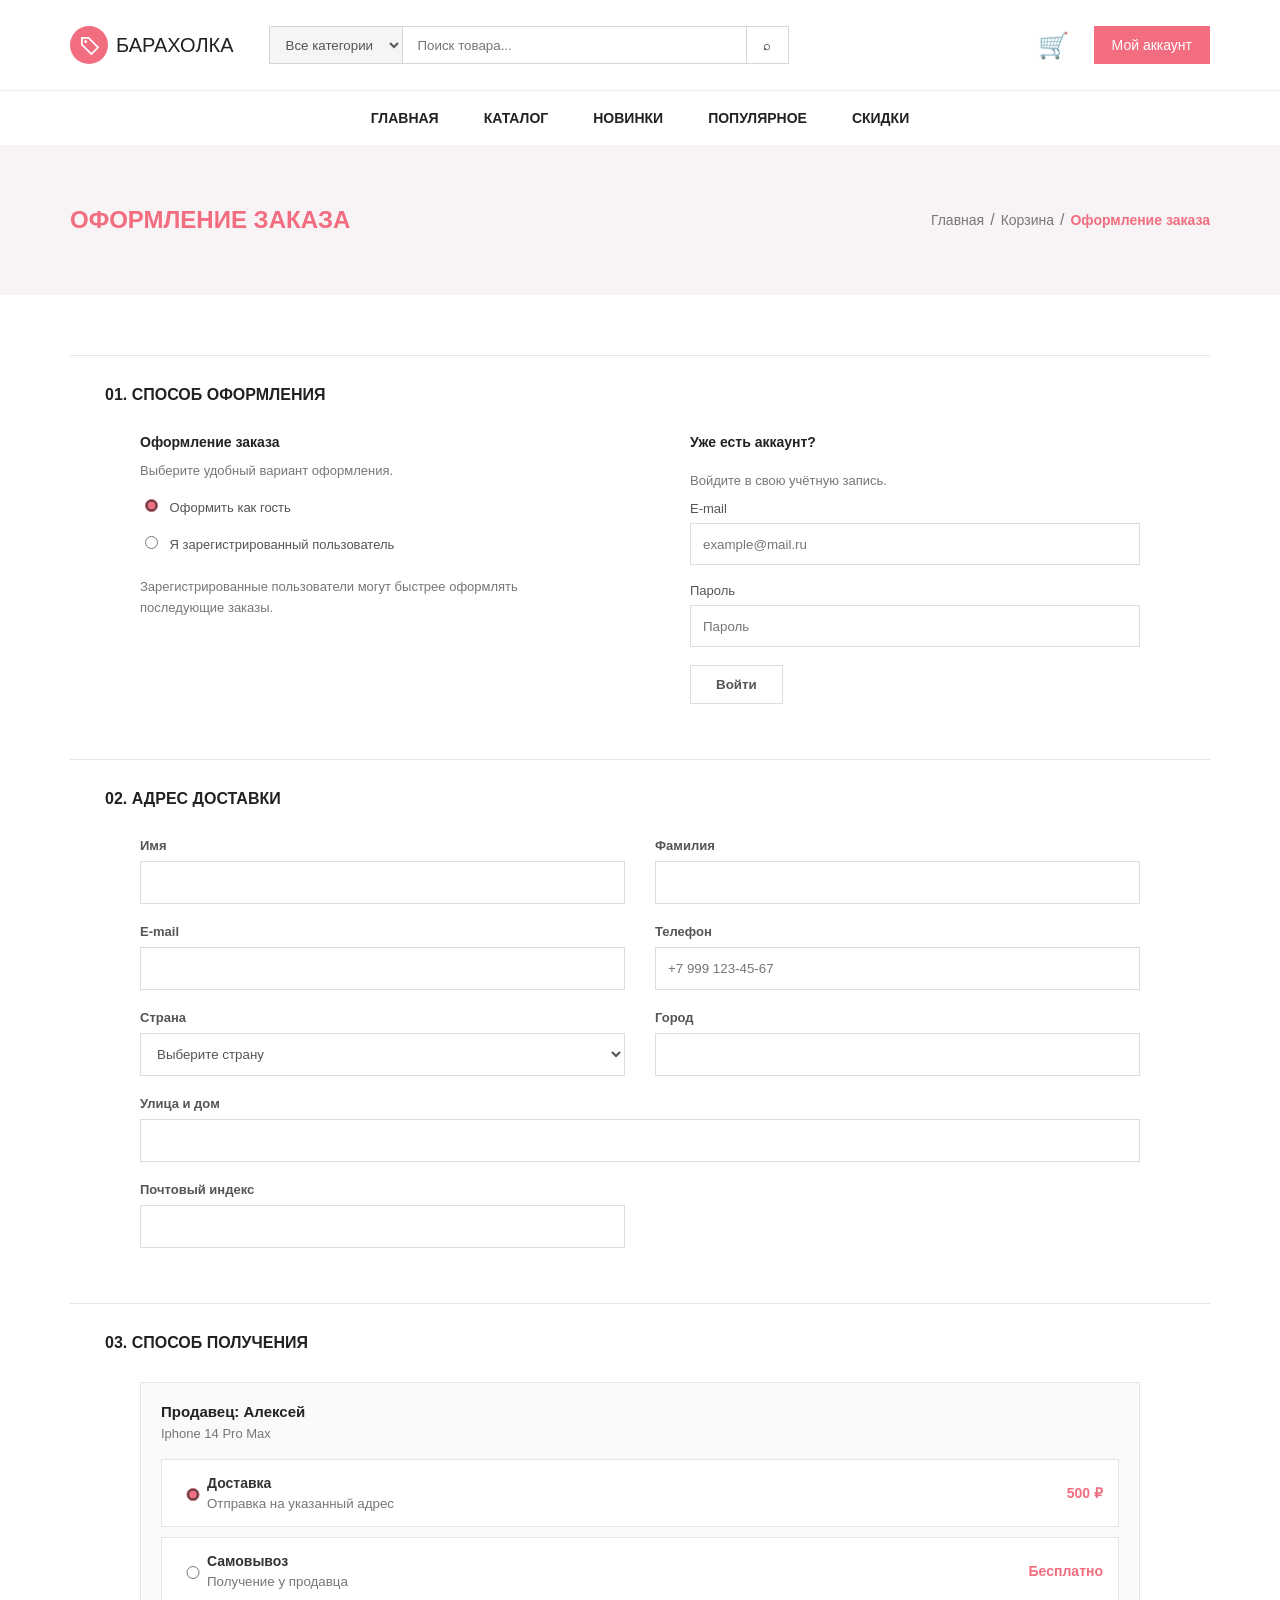
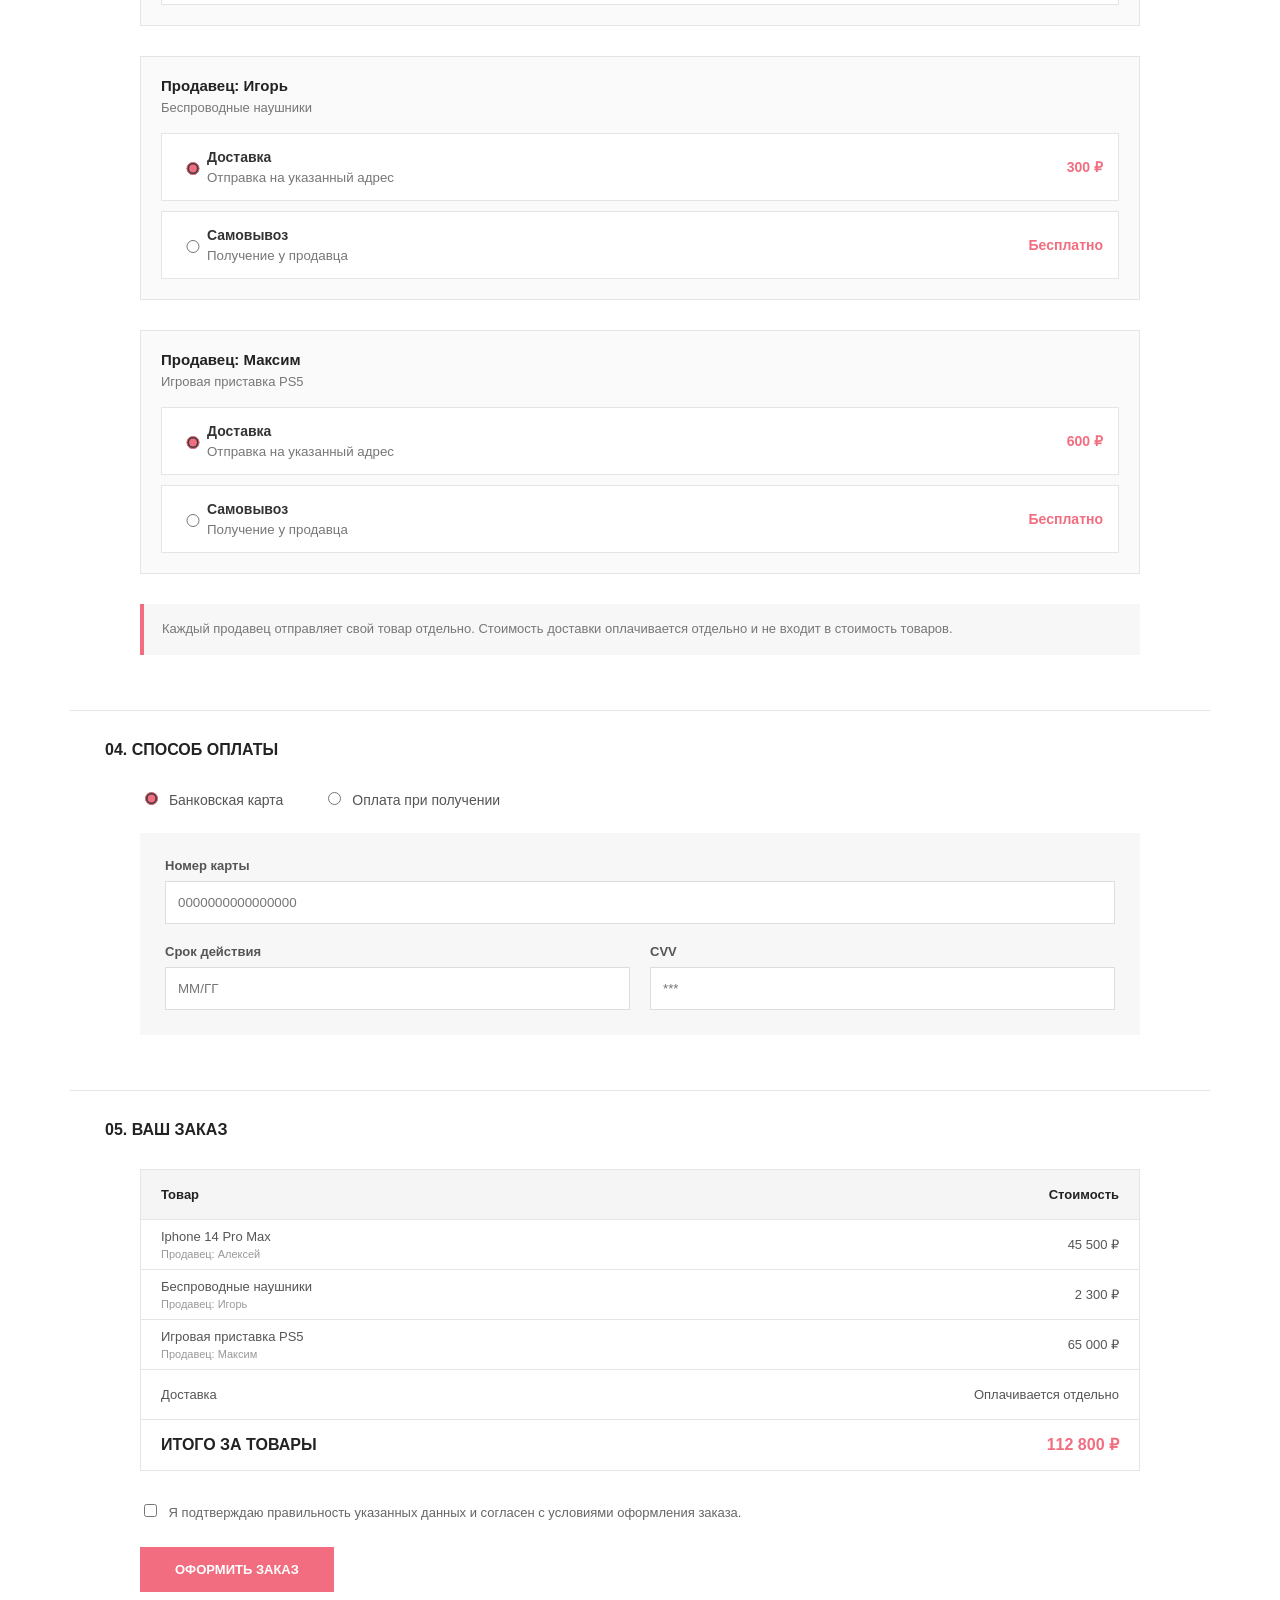
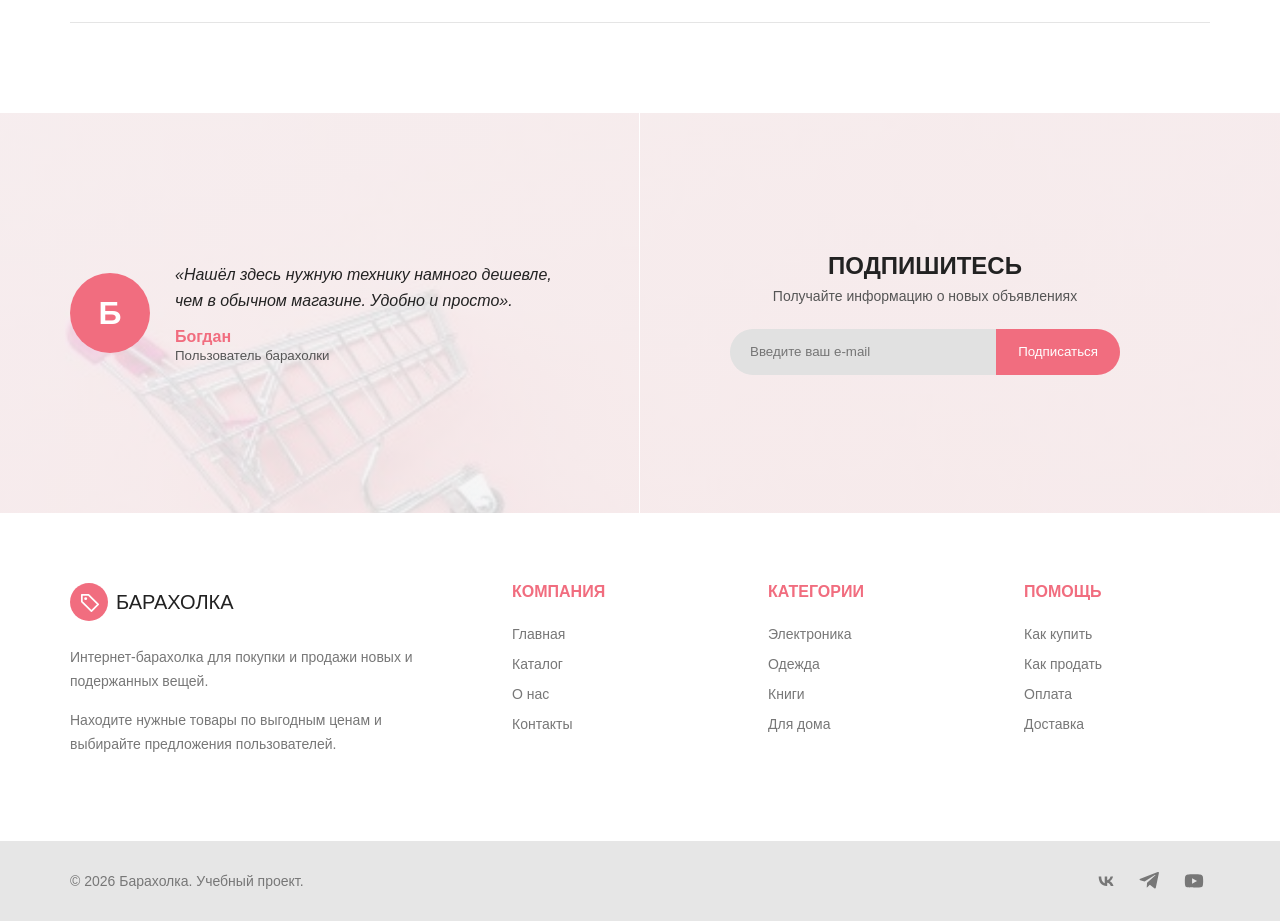
<file: checkout.html>
<!DOCTYPE html>
<html lang="ru">

<head>
    <meta charset="UTF-8">
    <meta name="viewport" content="width=device-width, initial-scale=1.0">

    <title>Оформление заказа</title>

    <link rel="stylesheet" href="css/style.css">
</head>

<body>

<header>

    <div class="header-top">

        <a href="index.html" class="logo">
            <span class="logo-icon" aria-hidden="true">
                <svg viewBox="0 0 24 24">
                    <path d="M4 4H11L21 14L14 21L4 11V4Z"></path>
                    <circle cx="8" cy="8" r="1.5"></circle>
                </svg>
            </span>
            <span>БАРАХОЛКА</span>
        </a>

        <form class="search-form">

            <select aria-label="Категория поиска">
                <option>Все категории</option>
                <option>Электроника</option>
                <option>Одежда</option>
                <option>Дом и быт</option>
                <option>Книги</option>
            </select>

            <input
                    type="search"
                    placeholder="Поиск товара..."
                    aria-label="Поиск товара"
            >

            <button type="submit">⌕</button>

        </form>

        <div class="header-actions">

            <a href="cart.html" class="cart-link">🛒</a>

            <a href="#" class="account-button">
                Мой аккаунт
            </a>

        </div>

    </div>


    <nav class="main-nav">

        <a href="index.html">Главная</a>
        <a href="catalog.html">Каталог</a>
        <a href="catalog.html">Новинки</a>
        <a href="catalog.html">Популярное</a>
        <a href="catalog.html">Скидки</a>

    </nav>

</header>


<main>

    <!-- Заголовок страницы -->

    <section class="page-heading">

        <div class="page-heading-content">

            <h1>ОФОРМЛЕНИЕ ЗАКАЗА</h1>

            <nav class="breadcrumbs">

                <a href="index.html">Главная</a>

                <span>/</span>

                <a href="cart.html">Корзина</a>

                <span>/</span>

                <strong>Оформление заказа</strong>

            </nav>

        </div>

    </section>


    <!-- Основная форма оформления заказа -->

    <form class="checkout-page">


        <!-- ШАГ 1 -->

        <section class="checkout-step">

            <h2>
                01. СПОСОБ ОФОРМЛЕНИЯ
            </h2>


            <div class="checkout-method">

                <div class="checkout-choice">

                    <h3>Оформление заказа</h3>

                    <p>
                        Выберите удобный вариант оформления.
                    </p>


                    <label>
                        <input
                                type="radio"
                                name="customer-type"
                                value="guest"
                                checked
                        >

                        Оформить как гость
                    </label>


                    <label>
                        <input
                                type="radio"
                                name="customer-type"
                                value="registered"
                        >

                        Я зарегистрированный пользователь
                    </label>


                    <p class="checkout-note">
                        Зарегистрированные пользователи могут
                        быстрее оформлять последующие заказы.
                    </p>

                </div>


                <div class="checkout-login">

                    <h3>Уже есть аккаунт?</h3>

                    <p>
                        Войдите в свою учётную запись.
                    </p>


                    <label for="login-email">
                        E-mail
                    </label>

                    <input
                            id="login-email"
                            type="email"
                            placeholder="example@mail.ru"
                    >


                    <label for="login-password">
                        Пароль
                    </label>

                    <input
                            id="login-password"
                            type="password"
                            minlength="6"
                            placeholder="Пароль"
                    >


                    <button type="button">
                        Войти
                    </button>

                </div>

            </div>

        </section>


        <!-- ШАГ 2 -->

        <section class="checkout-step">

            <h2>
                02. АДРЕС ДОСТАВКИ
            </h2>


            <div class="checkout-address">

                <div class="checkout-field">

                    <label for="first-name">
                        Имя
                    </label>

                    <input
                            id="first-name"
                            type="text"
                            minlength="2"
                            maxlength="30"
                            required
                    >

                </div>


                <div class="checkout-field">

                    <label for="last-name">
                        Фамилия
                    </label>

                    <input
                            id="last-name"
                            type="text"
                            minlength="2"
                            maxlength="40"
                            required
                    >

                </div>


                <div class="checkout-field">

                    <label for="checkout-email">
                        E-mail
                    </label>

                    <input
                            id="checkout-email"
                            type="email"
                            required
                    >

                </div>


                <div class="checkout-field">

                    <label for="phone">
                        Телефон
                    </label>

                    <input
                            id="phone"
                            type="tel"
                            placeholder="+7 999 123-45-67"
                            pattern="\+7\s[0-9]{3}\s[0-9]{3}-[0-9]{2}-[0-9]{2}"
                            title="Введите номер в формате +7 999 123-45-67"
                            required
                    >

                </div>


                <div class="checkout-field">

                    <label for="country">
                        Страна
                    </label>

                    <select
                            id="country"
                            required
                    >

                        <option value="">
                            Выберите страну
                        </option>

                        <option value="Россия">
                            Россия
                        </option>

                        <option value="Беларусь">
                            Беларусь
                        </option>

                        <option value="Казахстан">
                            Казахстан
                        </option>

                    </select>

                </div>


                <div class="checkout-field">

                    <label for="city">
                        Город
                    </label>

                    <input
                            id="city"
                            type="text"
                            minlength="2"
                            required
                    >

                </div>


                <div class="checkout-field checkout-field-wide">

                    <label for="address">
                        Улица и дом
                    </label>

                    <input
                            id="address"
                            type="text"
                            minlength="5"
                            required
                    >

                </div>


                <div class="checkout-field">

                    <label for="postcode">
                        Почтовый индекс
                    </label>

                    <input
                            id="postcode"
                            type="text"
                            pattern="[0-9]{6}"
                            title="Введите 6 цифр"
                            required
                    >

                </div>

            </div>

        </section>


        <!-- ШАГ 3 -->

        <section class="checkout-step">

            <h2>
                03. СПОСОБ ПОЛУЧЕНИЯ
            </h2>


            <div class="delivery-methods">


                <!-- Продавец 1 -->

                <div class="delivery-seller">

                    <div class="delivery-seller-title">

                        <h3>Продавец: Алексей</h3>

                        <p>
                            Iphone 14 Pro Max
                        </p>

                    </div>


                    <label class="delivery-option">

                        <input
                                type="radio"
                                name="delivery-alexey"
                                value="delivery"
                                checked
                        >

                        <span>

                    <strong>Доставка</strong>

                    <small>
                        Отправка на указанный адрес
                    </small>

                </span>

                        <b>500 ₽</b>

                    </label>


                    <label class="delivery-option">

                        <input
                                type="radio"
                                name="delivery-alexey"
                                value="pickup"
                        >

                        <span>

                    <strong>Самовывоз</strong>

                    <small>
                        Получение у продавца
                    </small>

                </span>

                        <b>Бесплатно</b>

                    </label>

                </div>


                <!-- Продавец 2 -->

                <div class="delivery-seller">

                    <div class="delivery-seller-title">

                        <h3>Продавец: Игорь</h3>

                        <p>
                            Беспроводные наушники
                        </p>

                    </div>


                    <label class="delivery-option">

                        <input
                                type="radio"
                                name="delivery-igor"
                                value="delivery"
                                checked
                        >

                        <span>

                    <strong>Доставка</strong>

                    <small>
                        Отправка на указанный адрес
                    </small>

                </span>

                        <b>300 ₽</b>

                    </label>


                    <label class="delivery-option">

                        <input
                                type="radio"
                                name="delivery-igor"
                                value="pickup"
                        >

                        <span>

                    <strong>Самовывоз</strong>

                    <small>
                        Получение у продавца
                    </small>

                </span>

                        <b>Бесплатно</b>

                    </label>

                </div>


                <!-- Продавец 3 -->

                <div class="delivery-seller">

                    <div class="delivery-seller-title">

                        <h3>Продавец: Максим</h3>

                        <p>
                            Игровая приставка PS5
                        </p>

                    </div>


                    <label class="delivery-option">

                        <input
                                type="radio"
                                name="delivery-maxim"
                                value="delivery"
                                checked
                        >

                        <span>

                    <strong>Доставка</strong>

                    <small>
                        Отправка на указанный адрес
                    </small>

                </span>

                        <b>600 ₽</b>

                    </label>


                    <label class="delivery-option">

                        <input
                                type="radio"
                                name="delivery-maxim"
                                value="pickup"
                        >

                        <span>

                    <strong>Самовывоз</strong>

                    <small>
                        Получение у продавца
                    </small>

                </span>

                        <b>Бесплатно</b>

                    </label>

                </div>


                <p class="delivery-note">
                    Каждый продавец отправляет свой товар отдельно.
                    Стоимость доставки оплачивается отдельно
                    и не входит в стоимость товаров.
                </p>

            </div>

        </section>


        <!-- ШАГ 4 -->

        <section class="checkout-step">

            <h2>
                04. СПОСОБ ОПЛАТЫ
            </h2>


            <div class="payment-methods">

                <label>
                    <input
                            type="radio"
                            name="payment"
                            value="card"
                            checked
                    >

                    Банковская карта
                </label>


                <label>
                    <input
                            type="radio"
                            name="payment"
                            value="cash"
                    >

                    Оплата при получении
                </label>

            </div>


            <div class="card-fields">

                <div class="checkout-field checkout-field-wide">

                    <label for="card-number">
                        Номер карты
                    </label>

                    <input
                            id="card-number"
                            type="text"
                            maxlength="16"
                            pattern="[0-9]{16}"
                            placeholder="0000000000000000"
                            title="Введите 16 цифр номера карты"
                    >

                </div>


                <div class="checkout-field">

                    <label for="card-date">
                        Срок действия
                    </label>

                    <input
                            id="card-date"
                            type="text"
                            maxlength="5"
                            pattern="[0-9]{2}/[0-9]{2}"
                            placeholder="MM/ГГ"
                            title="Введите срок действия в формате MM/ГГ"
                    >

                </div>


                <div class="checkout-field">

                    <label for="card-cvv">
                        CVV
                    </label>

                    <input
                            id="card-cvv"
                            type="password"
                            maxlength="3"
                            pattern="[0-9]{3}"
                            placeholder="***"
                            title="Введите 3 цифры"
                    >

                </div>

            </div>

        </section>


        <!-- ШАГ 5 -->

        <section class="checkout-step">

            <h2>
                05. ВАШ ЗАКАЗ
            </h2>


            <div class="order-review">

                <div class="order-row order-title">

                    <span>Товар</span>

                    <span>Стоимость</span>

                </div>


                <div class="order-row">

        <span>
            Iphone 14 Pro Max
            <small>Продавец: Алексей</small>
        </span>

                    <span>45 500 ₽</span>

                </div>


                <div class="order-row">

        <span>
            Беспроводные наушники
            <small>Продавец: Игорь</small>
        </span>

                    <span>2 300 ₽</span>

                </div>


                <div class="order-row">

        <span>
            Игровая приставка PS5
            <small>Продавец: Максим</small>
        </span>

                    <span>65 000 ₽</span>

                </div>


                <div class="order-row">

                    <span>Доставка</span>

                    <span>Оплачивается отдельно</span>

                </div>


                <div class="order-row order-total">

                    <strong>ИТОГО ЗА ТОВАРЫ</strong>

                    <strong>112 800 ₽</strong>

                </div>

            </div>


            <label class="checkout-agreement">

                <input
                        type="checkbox"
                        required
                >

                Я подтверждаю правильность указанных данных
                и согласен с условиями оформления заказа.

            </label>


            <button
                    class="checkout-button"
                    type="submit"
            >
                ОФОРМИТЬ ЗАКАЗ
            </button>

        </section>

    </form>


    <!-- Подписка -->

    <section class="subscribe">

        <div class="subscribe-content">

            <div class="review">

                <div class="review-avatar">
                    Б
                </div>

                <div class="review-text">

                    <p>
                        «Нашёл здесь нужную технику намного дешевле,
                        чем в обычном магазине. Удобно и просто».
                    </p>

                    <strong>Богдан</strong>

                    <small>
                        Пользователь барахолки
                    </small>

                </div>

            </div>


            <div class="subscribe-form">

                <h2>ПОДПИШИТЕСЬ</h2>

                <p>
                    Получайте информацию о новых объявлениях
                </p>

                <form>

                    <input
                            type="email"
                            placeholder="Введите ваш e-mail"
                            required
                    >

                    <button type="submit">
                        Подписаться
                    </button>

                </form>

            </div>

        </div>

    </section>

</main>


<footer class="footer">

    <div class="footer-main">

        <div class="footer-about">

            <a href="index.html" class="footer-logo">
                <span class="logo-icon" aria-hidden="true">
                    <svg viewBox="0 0 24 24">
                        <path d="M4 4H11L21 14L14 21L4 11V4Z"></path>
                        <circle cx="8" cy="8" r="1.5"></circle>
                    </svg>
                </span>
                <span>БАРАХОЛКА</span>
            </a>


            <p>
                Интернет-барахолка для покупки и продажи
                новых и подержанных вещей.
            </p>

            <p>
                Находите нужные товары по выгодным ценам
                и выбирайте предложения пользователей.
            </p>

        </div>


        <div class="footer-column">

            <h3>КОМПАНИЯ</h3>

            <a href="index.html">Главная</a>
            <a href="catalog.html">Каталог</a>
            <a href="#">О нас</a>
            <a href="#">Контакты</a>

        </div>


        <div class="footer-column">

            <h3>КАТЕГОРИИ</h3>

            <a href="catalog.html">Электроника</a>
            <a href="catalog.html">Одежда</a>
            <a href="catalog.html">Книги</a>
            <a href="catalog.html">Для дома</a>

        </div>


        <div class="footer-column">

            <h3>ПОМОЩЬ</h3>

            <a href="#">Как купить</a>
            <a href="#">Как продать</a>
            <a href="#">Оплата</a>
            <a href="#">Доставка</a>

        </div>

    </div>


    <div class="footer-bottom">

        <div class="footer-bottom-content">

            <p>
                © 2026 Барахолка. Учебный проект.
            </p>

            <div class="socials">

                <a href="#" aria-label="ВКонтакте" title="ВКонтакте">
                    <svg viewBox="0 0 24 24" aria-hidden="true">
                        <path d="M12.7 17.5C7.3 17.5 4.2 13.8 4 7.2H6.8C6.9 12 9 14 10.6 14.4V7.2H13.3V11.3C14.9 11.1 16.5 9.2 17 7.2H19.7C19.3 9.7 17.4 11.6 16.1 12.3C17.4 12.9 19.5 14.5 20.2 17.5H17.2C16.6 15.6 15.1 14.1 13.3 13.9V17.5H12.7Z"></path>
                    </svg>
                </a>

                <a href="#" aria-label="Telegram" title="Telegram">
                    <svg viewBox="0 0 24 24" aria-hidden="true">
                        <path d="M21.6 3.8L18.4 19C18.2 20.1 17.5 20.3 16.7 19.8L11.8 16.2L9.4 18.5C9.1 18.8 8.9 19 8.4 19L8.8 14L17.9 5.8C18.3 5.4 17.8 5.2 17.3 5.5L6.1 12.6L1.3 11.1C0.3 10.8 0.3 10.1 1.5 9.6L20.4 2.3C21.3 2 22 2.5 21.6 3.8Z"></path>
                    </svg>
                </a>

                <a href="#" aria-label="YouTube" title="YouTube">
                    <svg viewBox="0 0 24 24" aria-hidden="true">
                        <path d="M21.6 7.1C21.4 6.1 20.6 5.3 19.6 5.1C17.9 4.7 12 4.7 12 4.7C12 4.7 6.1 4.7 4.4 5.1C3.4 5.3 2.6 6.1 2.4 7.1C2 8.8 2 12 2 12C2 12 2 15.2 2.4 16.9C2.6 17.9 3.4 18.7 4.4 18.9C6.1 19.3 12 19.3 12 19.3C12 19.3 17.9 19.3 19.6 18.9C20.6 18.7 21.4 17.9 21.6 16.9C22 15.2 22 12 22 12C22 12 22 8.8 21.6 7.1ZM9.9 15.1V8.9L15.3 12L9.9 15.1Z"></path>
                    </svg>
                </a>

            </div>



        </div>

    </div>

</footer>

</body>

</html>
</file>
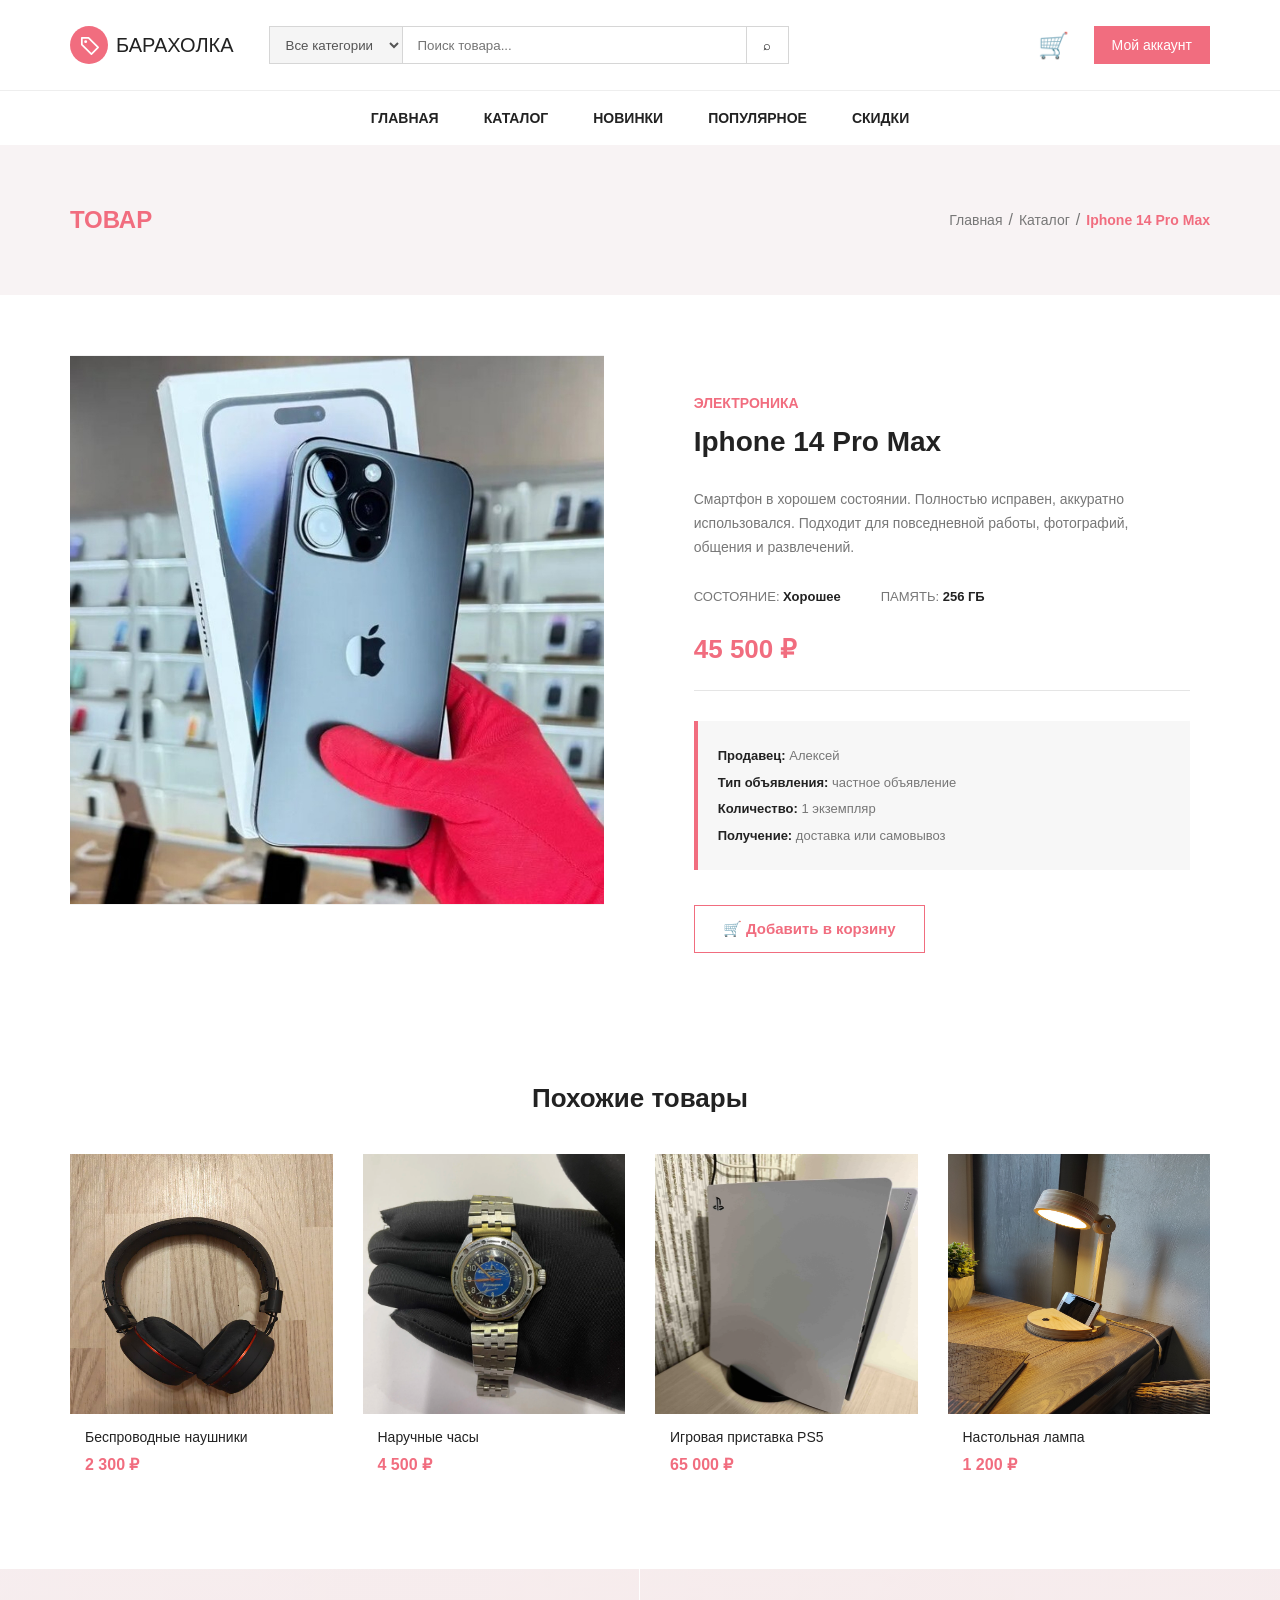
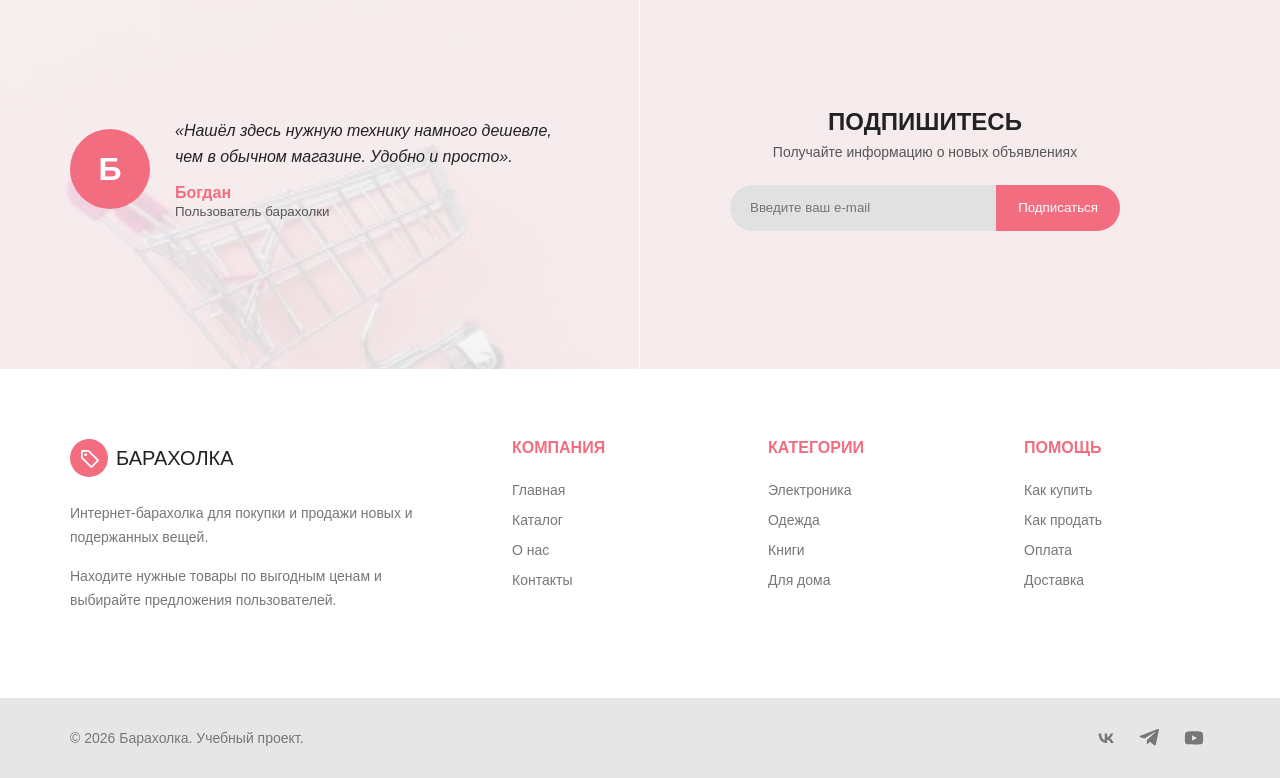
<file: product.html>
<!DOCTYPE html>
<html lang="ru">

<head>
    <meta charset="UTF-8">
    <meta name="viewport" content="width=device-width, initial-scale=1.0">

    <title>Iphone 14 Pro Max</title>

    <link rel="stylesheet" href="css/style.css">
</head>

<body>

<header>

    <div class="header-top">

        <a href="index.html" class="logo">
            <span class="logo-icon" aria-hidden="true">
                <svg viewBox="0 0 24 24">
                    <path d="M4 4H11L21 14L14 21L4 11V4Z"></path>
                    <circle cx="8" cy="8" r="1.5"></circle>
                </svg>
            </span>
            <span>БАРАХОЛКА</span>
        </a>

        <form class="search-form">

            <select aria-label="Категория поиска">
                <option>Все категории</option>
                <option>Электроника</option>
                <option>Одежда</option>
                <option>Дом и быт</option>
                <option>Книги</option>
            </select>

            <input
                    type="search"
                    placeholder="Поиск товара..."
                    aria-label="Поиск товара"
            >

            <button type="submit">⌕</button>

        </form>

        <div class="header-actions">

            <a href="cart.html" class="cart-link">🛒</a>

            <a href="#" class="account-button">
                Мой аккаунт
            </a>

        </div>

    </div>


    <nav class="main-nav">

        <a href="index.html">Главная</a>

        <a href="catalog.html">Каталог</a>

        <a href="catalog.html">Новинки</a>

        <a href="catalog.html">Популярное</a>

        <a href="catalog.html">Скидки</a>

    </nav>

</header>


<main>

    <section class="page-heading">

        <div class="page-heading-content">

            <h1>ТОВАР</h1>

            <nav class="breadcrumbs">

                <a href="index.html">Главная</a>

                <span>/</span>

                <a href="catalog.html">Каталог</a>

                <span>/</span>

                <strong>Iphone 14 Pro Max</strong>

            </nav>

        </div>

    </section>


    <section class="single-product">

        <div class="single-product-image">

            <img
                    src="images/product1.jpg"
                    alt="Iphone 14 Pro Max"
            >

        </div>


        <div class="single-product-info">

            <p class="product-category">
                ЭЛЕКТРОНИКА
            </p>

            <h2>Iphone 14 Pro Max</h2>

            <p class="product-description">
                Смартфон в хорошем состоянии. Полностью исправен,
                аккуратно использовался. Подходит для повседневной
                работы, фотографий, общения и развлечений.
            </p>


            <div class="product-characteristics">

                <p>
                    СОСТОЯНИЕ:
                    <strong>Хорошее</strong>
                </p>

                <p>
                    ПАМЯТЬ:
                    <strong>256 ГБ</strong>
                </p>

            </div>


            <p class="single-product-price">
                45 500 ₽
            </p>

            <div class="listing-info">

                <p>
                    <strong>Продавец:</strong>
                    Алексей
                </p>

                <p>
                    <strong>Тип объявления:</strong>
                    частное объявление
                </p>

                <p>
                    <strong>Количество:</strong>
                    1 экземпляр
                </p>

                <p>
                    <strong>Получение:</strong>
                    доставка или самовывоз
                </p>

            </div>


            <a href="cart.html" class="add-to-cart">
                🛒 Добавить в корзину
            </a>

        </div>

    </section>

    <section class="related-products">

        <h2>Похожие товары</h2>

        <div class="related-grid">

            <article class="related-card">

                <a href="product.html">
                    <img src="images/product2.jpg" alt="Беспроводные наушники">
                </a>

                <h3>Беспроводные наушники</h3>

                <p>2 300 ₽</p>

            </article>


            <article class="related-card">

                <a href="product.html">
                    <img src="images/product4.jpg" alt="Наручные часы">
                </a>

                <h3>Наручные часы</h3>

                <p>4 500 ₽</p>

            </article>


            <article class="related-card">

                <a href="product.html">
                    <img src="images/product5.jpg" alt="Игровая приставка PS5">
                </a>

                <h3>Игровая приставка PS5</h3>

                <p>65 000 ₽</p>

            </article>


            <article class="related-card">

                <a href="product.html">
                    <img src="images/product7.jpg" alt="Настольная лампа">
                </a>

                <h3>Настольная лампа</h3>

                <p>1 200 ₽</p>

            </article>

        </div>

    </section>

    <section class="subscribe">

        <div class="subscribe-content">

            <div class="review">

                <div class="review-avatar">
                    Б
                </div>

                <div class="review-text">

                    <p>
                        «Нашёл здесь нужную технику намного дешевле,
                        чем в обычном магазине. Удобно и просто».
                    </p>

                    <strong>Богдан</strong>
                    <small>Пользователь барахолки</small>

                </div>

            </div>


            <div class="subscribe-form">

                <h2>ПОДПИШИТЕСЬ</h2>

                <p>
                    Получайте информацию о новых объявлениях
                </p>

                <form>

                    <input
                            type="email"
                            placeholder="Введите ваш e-mail"
                            required
                    >

                    <button type="submit">
                        Подписаться
                    </button>

                </form>

            </div>

        </div>

    </section>
</main>


<footer class="footer">

    <div class="footer-main">

        <div class="footer-about">

            <a href="index.html" class="footer-logo">
                <span class="logo-icon" aria-hidden="true">
                    <svg viewBox="0 0 24 24">
                        <path d="M4 4H11L21 14L14 21L4 11V4Z"></path>
                        <circle cx="8" cy="8" r="1.5"></circle>
                    </svg>
                </span>
                <span>БАРАХОЛКА</span>
            </a>

            <p>
                Интернет-барахолка для покупки и продажи
                новых и подержанных вещей.
            </p>

            <p>
                Находите нужные товары по выгодным ценам
                и выбирайте предложения пользователей.
            </p>

        </div>


        <div class="footer-column">

            <h3>КОМПАНИЯ</h3>

            <a href="index.html">Главная</a>
            <a href="catalog.html">Каталог</a>
            <a href="#">О нас</a>
            <a href="#">Контакты</a>

        </div>


        <div class="footer-column">

            <h3>КАТЕГОРИИ</h3>

            <a href="catalog.html">Электроника</a>
            <a href="catalog.html">Одежда</a>
            <a href="catalog.html">Книги</a>
            <a href="catalog.html">Для дома</a>

        </div>


        <div class="footer-column">

            <h3>ПОМОЩЬ</h3>

            <a href="#">Как купить</a>
            <a href="#">Как продать</a>
            <a href="#">Оплата</a>
            <a href="#">Доставка</a>

        </div>

    </div>


    <div class="footer-bottom">

        <div class="footer-bottom-content">

            <p>
                © 2026 Барахолка. Учебный проект.
            </p>

            <div class="socials">

                <a href="#" aria-label="ВКонтакте" title="ВКонтакте">
                    <svg viewBox="0 0 24 24" aria-hidden="true">
                        <path d="M12.7 17.5C7.3 17.5 4.2 13.8 4 7.2H6.8C6.9 12 9 14 10.6 14.4V7.2H13.3V11.3C14.9 11.1 16.5 9.2 17 7.2H19.7C19.3 9.7 17.4 11.6 16.1 12.3C17.4 12.9 19.5 14.5 20.2 17.5H17.2C16.6 15.6 15.1 14.1 13.3 13.9V17.5H12.7Z"></path>
                    </svg>
                </a>

                <a href="#" aria-label="Telegram" title="Telegram">
                    <svg viewBox="0 0 24 24" aria-hidden="true">
                        <path d="M21.6 3.8L18.4 19C18.2 20.1 17.5 20.3 16.7 19.8L11.8 16.2L9.4 18.5C9.1 18.8 8.9 19 8.4 19L8.8 14L17.9 5.8C18.3 5.4 17.8 5.2 17.3 5.5L6.1 12.6L1.3 11.1C0.3 10.8 0.3 10.1 1.5 9.6L20.4 2.3C21.3 2 22 2.5 21.6 3.8Z"></path>
                    </svg>
                </a>

                <a href="#" aria-label="YouTube" title="YouTube">
                    <svg viewBox="0 0 24 24" aria-hidden="true">
                        <path d="M21.6 7.1C21.4 6.1 20.6 5.3 19.6 5.1C17.9 4.7 12 4.7 12 4.7C12 4.7 6.1 4.7 4.4 5.1C3.4 5.3 2.6 6.1 2.4 7.1C2 8.8 2 12 2 12C2 12 2 15.2 2.4 16.9C2.6 17.9 3.4 18.7 4.4 18.9C6.1 19.3 12 19.3 12 19.3C12 19.3 17.9 19.3 19.6 18.9C20.6 18.7 21.4 17.9 21.6 16.9C22 15.2 22 12 22 12C22 12 22 8.8 21.6 7.1ZM9.9 15.1V8.9L15.3 12L9.9 15.1Z"></path>
                    </svg>
                </a>

            </div>



        </div>

    </div>

</footer>
</body>

</html>
</file>
<file: css/style.css>
* {
    box-sizing: border-box;
}

body {
    margin: 0;

    font-family: Arial, sans-serif;

    color: #222;

    background-color: white;
}


/* ===============================
   ШАПКА
   =============================== */

header {
    background-color: white;
}


/* Верхняя строка */

.header-top {
    width: 1140px;

    margin: 0 auto;

    min-height: 90px;

    display: flex;
    align-items: center;

    gap: 35px;
}


/* Логотип */

.logo {
    display: flex;
    align-items: center;

    gap: 8px;

    color: #222;

    font-size: 20px;

    text-decoration: none;
}


.logo-icon {
    width: 38px;
    height: 38px;

    display: flex;
    align-items: center;
    justify-content: center;

    flex-shrink: 0;

    background-color: #f16d7f;

    color: white;

    border-radius: 50%;
}


.logo-icon svg {
    width: 23px;
    height: 23px;

    display: block;

    fill: none;

    stroke: currentColor;
    stroke-width: 1.8;
    stroke-linejoin: round;
}


.logo-icon svg circle {
    fill: currentColor;

    stroke: none;
}


/* ===============================
   ПОИСК
   =============================== */

.search-form {
    height: 38px;

    display: flex;

    flex-grow: 1;

    max-width: 520px;
}


.search-form select {
    padding: 0 12px;

    border: 1px solid #d6d6d6;

    background-color: #f5f5f5;

    color: #555;
}


.search-form input {
    flex-grow: 1;

    padding: 0 15px;

    border: 1px solid #d6d6d6;
    border-left: none;

    outline: none;
}


.search-form button {
    width: 42px;

    border: 1px solid #d6d6d6;
    border-left: none;

    background-color: white;

    cursor: pointer;
}


/* ===============================
   КОРЗИНА И АККАУНТ
   =============================== */

.header-actions {
    margin-left: auto;

    display: flex;
    align-items: center;

    gap: 25px;
}


.cart-link {
    font-size: 25px;

    text-decoration: none;
}


.account-button {
    padding: 11px 18px;

    background-color: #f16d7f;

    color: white;

    text-decoration: none;

    font-size: 14px;

    transition: background-color 0.3s;
}


.account-button:hover {
    background-color: #df596c;
}


/* ===============================
   ГЛАВНОЕ МЕНЮ
   =============================== */

.main-nav {
    min-height: 55px;

    display: flex;
    align-items: center;
    justify-content: center;

    gap: 45px;

    border-top: 1px solid #eeeeee;
}


.main-nav a {
    color: #222;

    text-decoration: none;

    font-size: 14px;
    font-weight: bold;

    text-transform: uppercase;

    transition: color 0.3s;
}


.main-nav a:hover,
.main-nav a.active {
    color: #f16d7f;
}

/* ===============================
   ГЛАВНЫЙ БАННЕР
   =============================== */

.hero {
    height: 440px;

    display: flex;

    background-color: #e8e8e8;

    overflow: hidden;
}


/* Левая часть баннера */

.hero-content {
    width: 50%;

    display: flex;
    align-items: center;
    justify-content: flex-end;

    padding-right: 70px;
}


/* Текст */

.hero-title {
    position: relative;

    padding-left: 18px;
}


/* Розовая вертикальная линия */

.hero-title::before {
    content: "";

    position: absolute;

    left: 0;
    top: 5px;

    width: 7px;
    height: 88px;

    background-color: #f16d7f;
}


.hero-title h1 {
    margin: 0;

    font-size: 48px;
    line-height: 1;

    color: #222;
}


.hero-title p {
    margin: 6px 0 0;

    font-size: 28px;
    font-weight: bold;

    line-height: 1.1;
}


.hero-title span {
    color: #f16d7f;
}


/* Правая часть под изображение */

.hero-image {
    width: 50%;
    height: 100%;
}


.hero-image img {
    width: 100%;
    height: 100%;

    display: block;

    object-fit: cover;
}

/* ===============================
   КАТЕГОРИИ
   =============================== */

.categories {
    width: 1140px;

    margin: 70px auto;

    display: flex;

    gap: 20px;
}


.categories-left,
.categories-right {
    width: 50%;

    display: flex;
    flex-direction: column;

    gap: 20px;
}


/* Общий вид карточки */

.category-card {
    position: relative;

    display: block;

    overflow: hidden;

    background-color: #e7e7e7;

    text-decoration: none;

    transition: transform 0.3s ease;
}

.category-card img {
    width: 100%;
    height: 100%;

    display: block;

    object-fit: fill;

    transition:
            filter 0.3s ease,
            opacity 0.3s ease;
}

.category-card:hover img {
    filter: brightness(0.94);
}


/* Небольшой эффект */

.category-card:hover {
    transform: scale(1.02);
}


/* Высокая карточка */

.category-big {
    height: 310px;
}


/* Низкая карточка */

.category-small {
    height: 220px;
}


/* Белая подпись */

.category-label {
    position: absolute;

    left: 0;
    top: 30px;

    padding: 12px 18px;

    background-color: white;

    z-index: 2;
}


.category-label small {
    display: block;

    margin-bottom: 3px;

    color: #222;

    font-size: 15px;
    font-weight: bold;
}


.category-label strong {
    color: #f16d7f;

    font-size: 24px;
}

/* ===============================
   ПОПУЛЯРНЫЕ ТОВАРЫ
   =============================== */

.featured-products {
    width: 1140px;

    margin: 80px auto;

    text-align: center;
}


.featured-products h2 {
    margin: 0;

    font-size: 30px;

    color: #222;
}


.featured-description {
    margin: 8px 0 40px;

    color: #777;

    font-size: 14px;
}


/* Сетка товаров */

.products-grid {
    display: grid;

    grid-template-columns: repeat(4, 1fr);

    gap: 30px;
}


/* Карточка */

.product-card {
    background-color: white;

    text-align: left;

    transition: box-shadow 0.3s ease;
}


.product-card:hover {
    box-shadow: 0 5px 15px rgba(0, 0, 0, 0.15);
}


.product-card > a {
    width: 100%;

    display: block;

    overflow: hidden;
}


/* Изображение */

.product-card img {
    width: 100%;
    height: 280px;

    display: block;

    object-fit: fill;

    transition: transform 0.3s ease;
}


.product-card:hover img {
    transform: scale(1.03);
}


/* Информация */

.product-info {
    padding: 15px;
}


.product-info h3 {
    margin: 0 0 12px;

    font-size: 14px;

    color: #222;
}


.price {
    margin: 0;

    color: #f16d7f;

    font-size: 16px;
    font-weight: bold;
}


/* Кнопка */

.all-products-button {
    display: inline-block;

    margin-top: 40px;

    padding: 13px 25px;

    background-color: #f16d7f;

    color: white;

    text-decoration: none;

    font-size: 15px;

    transition: background-color 0.3s ease;
}


.all-products-button:hover {
    background-color: #df596c;
}

/* ===============================
   РЕКЛАМНЫЙ БЛОК
   =============================== */

.offer {
    width: 1140px;
    height: 530px;

    margin: 80px auto;

    display: flex;

    background-color: #222224;
}


/* Левая часть */

.offer-image {
    position: relative;

    width: 70%;
    height: 100%;

    overflow: hidden;
}


.offer-image img {
    width: 100%;
    height: 100%;

    display: block;

    object-fit: cover;
}


/* Надпись поверх фотографии */

.offer-text {
    position: absolute;

    top: 30px;
    left: 30px;

    padding: 15px 20px;

    background-color: #f16d7f;

    color: white;

    z-index: 2;
}


.offer-text strong {
    display: block;

    font-size: 30px;
}


.offer-text strong span {
    color: white;
}


.offer-text p {
    margin: 5px 0 0;

    font-size: 17px;
    font-weight: bold;
}


/* ===============================
   ПРЕИМУЩЕСТВА
   =============================== */

.advantages {
    width: 30%;

    padding: 45px 30px;

    display: flex;
    flex-direction: column;
    justify-content: space-between;

    color: white;
}


.advantage {
    display: flex;

    gap: 20px;
}


.advantage-icon {
    min-width: 42px;

    color: #f16d7f;

    font-size: 32px;
    font-weight: bold;

    text-align: center;
}


.advantage h3 {
    margin: 0 0 12px;

    font-size: 20px;
}


.advantage p {
    margin: 0;

    color: #d5d5d5;

    font-size: 14px;
    line-height: 1.6;
}

/* ===============================
   FOOTER
   =============================== */

.footer {
    background-color: white;
}


/* Основная часть footer */

.footer-main {
    width: 1140px;

    margin: 0 auto;

    padding: 70px 0;

    display: flex;

    gap: 70px;
}


/* Описание */

.footer-about {
    width: 40%;
}


.footer-logo {
    display: flex;
    align-items: center;

    gap: 8px;

    margin-bottom: 25px;

    color: #222;

    font-size: 20px;

    text-decoration: none;
}


.footer-about p {
    margin: 0 0 15px;

    color: #777;

    font-size: 14px;

    line-height: 1.7;
}


/* Колонки */

.footer-column {
    width: 20%;

    display: flex;
    flex-direction: column;
}


.footer-column h3 {
    margin: 0 0 25px;

    color: #f16d7f;

    font-size: 16px;
}


.footer-column a {
    margin-bottom: 14px;

    color: #777;

    text-decoration: none;

    font-size: 14px;

    transition: color 0.3s ease;
}


.footer-column a:hover {
    color: #f16d7f;
}


/* Нижняя часть */

.footer-bottom {
    background-color: #e6e6e6;
}


.footer-bottom-content {
    width: 1140px;

    min-height: 80px;

    margin: 0 auto;

    display: flex;
    align-items: center;
    justify-content: space-between;
}


.footer-bottom-content p {
    margin: 0;

    color: #777;

    font-size: 14px;
}


/* Социальные ссылки */

.socials {
    display: flex;
    align-items: center;

    gap: 12px;
}


.socials a {
    width: 32px;
    height: 32px;

    display: flex;
    align-items: center;
    justify-content: center;

    background-color: transparent;

    color: #777;

    text-decoration: none;

    transition:
            color 0.3s ease,
            transform 0.3s ease;
}


.socials svg {
    width: 22px;
    height: 22px;

    display: block;

    fill: currentColor;
}


.socials a:hover {
    background-color: transparent;

    color: #f16d7f;

    transform: translateY(-3px);
}

/* ===============================
   ПОДПИСКА
   =============================== */

.subscribe {
    min-height: 400px;

    margin-top: 80px;

    background:
            linear-gradient(
                    rgba(245, 245, 245, 0.85),
                    rgba(245, 245, 245, 0.85)
            ),
            url("../images/subscrib.jpg");

    background-size: cover;
    background-position: center;
}


.subscribe-content {
    width: 1140px;
    min-height: 400px;

    margin: 0 auto;

    display: flex;
}


/* ===============================
   ОТЗЫВ
   =============================== */

.review {
    width: 50%;

    padding-right: 70px;

    display: flex;
    align-items: center;

    gap: 25px;

    border-right: 1px solid white;
}


.review-avatar {
    min-width: 80px;
    height: 80px;

    display: flex;
    align-items: center;
    justify-content: center;

    background-color: #f16d7f;

    color: white;

    font-size: 32px;
    font-weight: bold;

    border-radius: 50%;
}


.review-text p {
    margin: 0 0 15px;

    font-size: 16px;
    font-style: italic;

    line-height: 1.6;
}


.review-text strong {
    display: block;

    color: #f16d7f;

    font-size: 16px;
}


.review-text small {
    color: #555;
}


/* ===============================
   ФОРМА ПОДПИСКИ
   =============================== */

.subscribe-form {
    width: 50%;

    display: flex;
    flex-direction: column;
    align-items: center;
    justify-content: center;

    text-align: center;
}


.subscribe-form h2 {
    margin: 0;

    font-size: 24px;
}


.subscribe-form p {
    margin: 8px 0 25px;

    color: #555;

    font-size: 14px;
}


.subscribe-form form {
    display: flex;

    width: 390px;
    height: 46px;
}


.subscribe-form input {
    flex-grow: 1;

    padding: 0 20px;

    border: none;
    outline: none;

    background-color: #e1e1e1;

    border-radius: 25px 0 0 25px;
}


.subscribe-form button {
    padding: 0 22px;

    border: none;

    background-color: #f16d7f;

    color: white;

    cursor: pointer;

    border-radius: 0 25px 25px 0;

    transition: background-color 0.3s ease;
}


.subscribe-form button:hover {
    background-color: #df596c;
}



/* СТРАНИЦА КАТАЛОГА*/

/* ===============================
   ЗАГОЛОВОК ВНУТРЕННЕЙ СТРАНИЦЫ
   =============================== */

.page-heading {
    background-color: #f8f3f4;
}


.page-heading-content {
    width: 1140px;
    height: 150px;

    margin: 0 auto;

    display: flex;
    align-items: center;
    justify-content: space-between;
}


.page-heading h1 {
    margin: 0;

    color: #f16d7f;

    font-size: 24px;
}


.breadcrumbs {
    display: flex;
    align-items: center;

    gap: 6px;
}


.breadcrumbs a {
    color: #777;

    text-decoration: none;

    font-size: 14px;
}


.breadcrumbs a:hover {
    color: #f16d7f;
}


.breadcrumbs span {
    color: #777;
}


.breadcrumbs strong {
    color: #f16d7f;

    font-size: 14px;
}

/* ===============================
   КАТАЛОГ
   =============================== */

.catalog {
    width: 1140px;

    margin: 60px auto;

    display: flex;

    gap: 50px;
}


/* ===============================
   ЛЕВАЯ КОЛОНКА
   =============================== */

.catalog-sidebar {
    width: 240px;

    flex-shrink: 0;
}


.catalog-sidebar details {
    margin-bottom: 18px;
}


.catalog-sidebar summary {
    padding: 10px 12px;

    border-left: 5px solid #f16d7f;

    border-bottom: 1px solid #e5e5e5;

    color: #555;

    font-size: 14px;
    font-weight: bold;

    cursor: pointer;

    list-style: none;
}


.catalog-sidebar details[open] summary {
    color: #f16d7f;
}


.catalog-sidebar a {
    display: block;

    margin: 12px 0 0 18px;

    color: #777;

    font-size: 14px;

    text-decoration: none;
}


.catalog-sidebar a:hover {
    color: #f16d7f;
}


/* ===============================
   ПРАВАЯ ЧАСТЬ
   =============================== */

.catalog-content {
    flex-grow: 1;
}


/* Фильтры */

.catalog-filters {
    display: grid;

    grid-template-columns: repeat(3, 1fr);

    gap: 35px;

    margin-bottom: 40px;
}


.filter-block h2 {
    margin: 0 0 20px;

    color: #555;

    font-size: 14px;
}


.filter-block label {
    display: block;

    margin-bottom: 10px;

    color: #777;

    font-size: 14px;
}


.filter-block input[type="checkbox"] {
    margin-right: 7px;
}


/* Категории в фильтре */

.filter-links {
    display: flex;

    flex-wrap: wrap;

    gap: 10px 0;
}


.filter-links a {
    padding: 0 10px;

    border-right: 1px solid #ccc;

    color: #777;

    font-size: 14px;

    text-decoration: none;
}


.filter-links a:first-child {
    padding-left: 0;
}


.filter-links a:hover {
    color: #f16d7f;
}


/* Цена */

.price-filter input[type="range"] {
    width: 100%;

    accent-color: #f16d7f;
}


.price-values {
    margin-top: 8px;

    display: flex;
    justify-content: space-between;

    color: #777;

    font-size: 13px;
}


/* ===============================
   СОРТИРОВКА
   =============================== */

.catalog-sort {
    min-height: 50px;

    padding: 10px;

    display: flex;
    align-items: center;

    gap: 15px;

    background-color: #f3f3f3;
}


.catalog-sort label {
    display: flex;
    align-items: center;

    color: #777;

    font-size: 14px;
}


.catalog-sort select {
    height: 30px;

    margin-left: 8px;

    padding: 0 10px;

    border: 1px solid #ddd;

    background-color: white;

    color: #777;
}

/* ===============================
   ТОВАРЫ В КАТАЛОГЕ
   =============================== */

.catalog-products {
    margin-top: 45px;

    display: grid;
    grid-template-columns: repeat(3, 1fr);

    gap: 30px;
}


/* Карточка */

.catalog-product-card {
    background-color: white;

    transition: box-shadow 0.3s ease;
}


.catalog-product-card:hover {
    box-shadow: 0 5px 15px rgba(0, 0, 0, 0.15);
}


.catalog-product-card > a {
    width: 100%;

    display: block;

    overflow: hidden;
}


/* Изображение */

.catalog-product-card img {
    width: 100%;
    height: 260px;

    display: block;

    object-fit: fill;

    transition: transform 0.3s ease-in-out;
}


.catalog-product-card:hover img {
    transform: scale(1.04);
}


/* Информация о товаре */

.catalog-product-info {
    padding: 15px;
}


.catalog-product-info h3 {
    margin: 0 0 12px;

    color: #222;

    font-size: 14px;
    font-weight: normal;
}


.catalog-product-info p {
    margin: 0;

    color: #f16d7f;

    font-size: 16px;
    font-weight: bold;
}

/* ===============================
   ПАГИНАЦИЯ КАТАЛОГА
   =============================== */

.catalog-bottom {
    margin-top: 40px;

    display: flex;
    align-items: center;
    justify-content: space-between;
}


.pagination {
    display: flex;

    border: 1px solid #e5e5e5;
}


.pagination a {
    width: 38px;
    height: 38px;

    display: flex;
    align-items: center;
    justify-content: center;

    color: #777;

    text-decoration: none;

    font-size: 14px;
}


.pagination a:hover,
.pagination a.active {
    color: #f16d7f;
}


.view-all-button {
    padding: 11px 28px;

    border: 1px solid #f16d7f;

    color: #f16d7f;

    text-decoration: none;

    font-size: 14px;

    transition: 0.3s ease;
}


.view-all-button:hover {
    background-color: #f16d7f;

    color: white;
}

/* ===============================
   ПРЕИМУЩЕСТВА В КАТАЛОГЕ
   =============================== */

.catalog-advantages {
    min-height: 300px;

    padding: 60px 0;

    display: flex;
    align-items: center;
    justify-content: center;

    gap: 100px;

    background-color: #222224;

    color: white;

    text-align: center;
}


.catalog-advantages article {
    width: 250px;
}


.catalog-advantage-icon {
    margin-bottom: 20px;

    color: #f16d7f;

    font-size: 35px;
}


.catalog-advantages h3 {
    margin: 0 0 15px;

    font-size: 20px;
}


.catalog-advantages p {
    margin: 0;

    color: #d5d5d5;

    font-size: 14px;

    line-height: 1.6;
}




/* ===============================
   СТРАНИЦА ТОВАРА
   =============================== */

.single-product {
    width: 1140px;

    margin: 60px auto 90px;

    display: flex;

    gap: 70px;
}


/* ===============================
   ИЗОБРАЖЕНИЕ ТОВАРА
   =============================== */

.single-product-image {
    width: 50%;

    height: 550px;

    display: flex;
    align-items: center;
    justify-content: center;

    background-color: #f3f3f3;

    overflow: hidden;
}


.single-product-image img {
    max-width: 100%;
    max-height: 100%;

    display: block;

    object-fit: contain;

    transition: transform 0.4s ease-in-out;
}


.single-product-image:hover img {
    transform: scale(1.08);
}


/* ===============================
   ИНФОРМАЦИЯ О ТОВАРЕ
   =============================== */

.single-product-info {
    width: 50%;

    padding: 40px 20px;
}


.product-category {
    margin: 0 0 15px;

    color: #f16d7f;

    font-size: 14px;
    font-weight: bold;
}


.single-product-info h2 {
    margin: 0 0 30px;

    color: #222;

    font-size: 28px;
}


.product-description {
    margin-bottom: 30px;

    color: #777;

    font-size: 14px;

    line-height: 1.7;
}


/* Характеристики */

.product-characteristics {
    display: flex;

    gap: 40px;

    margin-bottom: 30px;
}


.product-characteristics p {
    margin: 0;

    color: #777;

    font-size: 13px;
}


.product-characteristics strong {
    color: #222;
}


/* Цена */

.single-product-price {
    margin: 0 0 30px;

    padding-bottom: 25px;

    border-bottom: 1px solid #e5e5e5;

    color: #f16d7f;

    font-size: 26px;
    font-weight: bold;
}


/* Информация об объявлении */

.listing-info {
    margin-bottom: 35px;

    padding: 18px 20px;

    background-color: #f7f7f7;

    border-left: 4px solid #f16d7f;
}


.listing-info p {
    margin: 7px 0;

    color: #777;

    font-size: 13px;

    line-height: 1.5;
}


.listing-info strong {
    color: #222;
}


/* Кнопка */

.add-to-cart {
    display: inline-block;

    padding: 14px 28px;

    border: 1px solid #f16d7f;

    color: #f16d7f;

    text-decoration: none;

    font-size: 15px;
    font-weight: bold;

    transition: 0.3s ease;
}


.add-to-cart:hover {
    background-color: #f16d7f;

    color: white;

    transform: scale(1.03);
}

/* ===============================
   ПОХОЖИЕ ТОВАРЫ
   =============================== */

.related-products {
    width: 1140px;

    margin: 0 auto 80px;

    text-align: center;
}


.related-products h2 {
    margin-bottom: 40px;

    color: #222;

    font-size: 26px;
}


.related-grid {
    display: grid;

    grid-template-columns: repeat(4, 1fr);

    gap: 30px;
}


.related-card {
    text-align: left;

    background-color: white;

    transition: box-shadow 0.3s ease;
}


.related-card:hover {
    box-shadow: 0 5px 15px rgba(0, 0, 0, 0.15);
}


.related-card > a {
    width: 100%;

    display: block;

    overflow: hidden;
}


.related-card img {
    width: 100%;
    height: 260px;

    display: block;

    object-fit: fill;

    transition: transform 0.3s ease-in-out;
}


.related-card:hover img {
    transform: scale(1.05);
}


.related-card h3 {
    margin: 15px 15px 10px;

    color: #222;

    font-size: 14px;
    font-weight: normal;
}


.related-card p {
    margin: 0 15px 15px;

    color: #f16d7f;

    font-size: 16px;
    font-weight: bold;
}

/* =========================================================
   КОРЗИНА
   ========================================================= */

.cart-page {
    width: 1140px;

    margin: 70px auto 90px;
}


/* ===============================
   ЗАГОЛОВКИ КОРЗИНЫ
   =============================== */

.cart-header {
    display: grid;

    grid-template-columns:
        3fr
        1.2fr
        1fr
        1.5fr
        0.6fr;

    align-items: center;

    padding-bottom: 20px;

    border-bottom: 1px solid #e5e5e5;

    color: #222;

    font-size: 13px;
    font-weight: bold;

    text-align: center;
}


.cart-header span:first-child {
    text-align: left;
}


/* ===============================
   СТРОКА ТОВАРА
   =============================== */

.cart-item {
    display: grid;

    grid-template-columns:
        3fr
        1.2fr
        1fr
        1.5fr
        0.6fr;

    align-items: center;

    min-height: 170px;

    padding: 20px 0;

    border-bottom: 1px solid #e5e5e5;

    color: #555;

    font-size: 13px;

    text-align: center;
}


/* ===============================
   ТОВАР
   =============================== */

.cart-product {
    display: flex;
    align-items: center;

    gap: 20px;

    text-align: left;
}


.cart-product img {
    width: 110px;
    height: 120px;

    display: block;

    object-fit: fill;

    transition: transform 0.3s ease-in-out;
}


.cart-product img:hover {
    transform: scale(1.08);
}


.cart-product h2 {
    margin: 0 0 18px;

    color: #222;

    font-size: 14px;
    font-weight: normal;
}


.cart-product p {
    margin: 4px 0;

    color: #777;

    font-size: 12px;
}


.cart-product strong {
    color: #555;
}


/* ===============================
   ДАННЫЕ ТОВАРА
   =============================== */

.cart-meta {
    margin: 0;

    color: #777;

    font-size: 13px;

    line-height: 1.5;
}


.cart-meta strong {
    display: block;

    margin-bottom: 4px;

    color: #555;
}


.cart-price {
    margin: 0;

    color: #555;

    font-weight: bold;
}


/* ===============================
   УДАЛЕНИЕ
   =============================== */

.remove-product {
    width: 28px;
    height: 28px;

    margin: 0 auto;

    border: none;

    background-color: transparent;

    color: #aaa;

    font-size: 24px;

    cursor: pointer;

    transition:
            color 0.3s ease,
            transform 0.3s ease;
}


.remove-product:hover {
    color: #f16d7f;

    transform: rotate(180deg);
}


/* ===============================
   КНОПКИ ПОД КОРЗИНОЙ
   =============================== */

.cart-actions {
    margin-top: 40px;

    display: flex;
    align-items: center;
    justify-content: space-between;
}


.cart-actions button,
.cart-actions a {
    padding: 13px 22px;

    border: 1px solid #ddd;

    background-color: white;

    color: #555;

    text-decoration: none;

    font-size: 12px;
    font-weight: bold;

    cursor: pointer;

    transition: 0.3s ease;
}


.cart-actions button:hover,
.cart-actions a:hover {
    border-color: #f16d7f;

    color: #f16d7f;
}


/* =========================================================
   НИЖНЯЯ ЧАСТЬ КОРЗИНЫ
   ========================================================= */

.cart-options {
    margin-top: 65px;

    display: grid;

    grid-template-columns: repeat(3, 1fr);

    gap: 35px;
}


/* Общие заголовки */

.cart-options h2 {
    margin: 0 0 20px;

    color: #222;

    font-size: 16px;
}


/* ===============================
   ДОСТАВКА И КУПОН
   =============================== */

.cart-delivery-note,
.coupon-form {
    display: flex;
    flex-direction: column;

    align-items: flex-start;
}


.cart-delivery-note p,
.coupon-form p {
    margin: 0 0 18px;

    color: #777;

    font-size: 13px;

    line-height: 1.6;
}


.coupon-form input {
    width: 100%;
    height: 45px;

    margin-bottom: 18px;

    padding: 0 15px;

    border: 1px solid #ddd;

    background-color: white;

    color: #555;

    outline: none;
}


.coupon-form input:focus {
    border-color: #f16d7f;
}


.coupon-form button {
    padding: 11px 18px;

    border: 1px solid #ddd;

    background-color: white;

    color: #555;

    font-size: 12px;
    font-weight: bold;

    cursor: pointer;

    transition: 0.3s ease;
}


.coupon-form button:hover {
    border-color: #f16d7f;

    color: #f16d7f;
}


/* ===============================
   ИТОГ
   =============================== */

.cart-summary {
    align-self: start;

    padding: 40px;

    background-color: #f5f3f3;

    text-align: right;
}


.cart-summary .subtotal {
    margin: 0 0 15px;

    color: #777;

    font-size: 12px;
}


.cart-summary .subtotal span {
    margin-left: 15px;
}


.cart-summary h2 {
    margin: 0 0 20px;

    font-size: 17px;
}


.cart-summary h2 span {
    margin-left: 15px;

    color: #f16d7f;
}


.cart-summary hr {
    margin-bottom: 20px;

    border: none;
    border-top: 1px solid #ddd;
}


.cart-summary a {
    display: block;

    padding: 15px;

    background-color: #f16d7f;

    color: white;

    text-align: center;

    text-decoration: none;

    font-size: 13px;
    font-weight: bold;

    transition:
            background-color 0.3s ease,
            transform 0.3s ease;
}


.cart-summary a:hover {
    background-color: #df596c;

    transform: scale(1.02);
}


/* =========================================================
   ОФОРМЛЕНИЕ ЗАКАЗА
   ========================================================= */

.checkout-page {
    width: 1140px;

    margin: 60px auto 90px;
}


/* ===============================
   ОБЩИЙ ШАГ
   =============================== */

.checkout-step {
    padding: 30px 35px;

    border-bottom: 1px solid #e5e5e5;
}


.checkout-step:first-child {
    border-top: 1px solid #e5e5e5;
}


.checkout-step > h2 {
    margin: 0 0 30px;

    color: #222;

    font-size: 16px;
}


/* =========================================================
   ШАГ 1
   ========================================================= */

.checkout-method {
    display: grid;

    grid-template-columns: 1fr 1fr;

    gap: 100px;

    padding: 0 35px 25px;
}


.checkout-method h3 {
    margin: 0 0 10px;

    color: #222;

    font-size: 14px;
}


.checkout-method p {
    color: #777;

    font-size: 13px;
}


.checkout-choice label {
    display: block;

    margin: 18px 0;

    color: #555;

    font-size: 13px;
}


.checkout-choice input {
    margin-right: 8px;

    accent-color: #f16d7f;
}


.checkout-note {
    margin-top: 25px;

    line-height: 1.6;
}


/* ===============================
   ВХОД
   =============================== */

.checkout-login {
    display: flex;
    flex-direction: column;

    align-items: flex-start;
}


.checkout-login label {
    margin-bottom: 7px;

    color: #555;

    font-size: 13px;
}


.checkout-login input {
    width: 100%;
    height: 42px;

    margin-bottom: 18px;

    padding: 0 12px;

    border: 1px solid #ddd;

    outline: none;
}


.checkout-login input:focus {
    border-color: #f16d7f;
}


.checkout-login button {
    padding: 11px 25px;

    border: 1px solid #ddd;

    background-color: white;

    color: #555;

    font-weight: bold;

    cursor: pointer;

    transition: 0.3s ease;
}


.checkout-login button:hover {
    border-color: #f16d7f;

    color: #f16d7f;
}


/* =========================================================
   АДРЕС
   ========================================================= */

.checkout-address {
    display: grid;

    grid-template-columns: repeat(2, 1fr);

    gap: 20px 30px;

    padding: 0 35px 25px;
}


.checkout-field {
    display: flex;
    flex-direction: column;

    gap: 8px;
}


.checkout-field-wide {
    grid-column: span 2;
}


.checkout-field label {
    color: #555;

    font-size: 13px;
    font-weight: bold;
}


.checkout-field input,
.checkout-field select {
    width: 100%;
    height: 43px;

    padding: 0 12px;

    border: 1px solid #ddd;

    background-color: white;

    color: #555;

    outline: none;
}


.checkout-field input:focus,
.checkout-field select:focus {
    border-color: #f16d7f;
}


/* =========================================================
   ДОСТАВКА ПО ПРОДАВЦАМ
   ========================================================= */

.delivery-methods {
    padding: 0 35px 25px;
}


.delivery-seller {
    margin-bottom: 30px;

    padding: 20px;

    background-color: #fafafa;

    border: 1px solid #e5e5e5;
}


.delivery-seller-title {
    margin-bottom: 18px;
}


.delivery-seller-title h3 {
    margin: 0 0 6px;

    color: #222;

    font-size: 15px;
}


.delivery-seller-title p {
    margin: 0;

    color: #777;

    font-size: 13px;
}


.delivery-option {
    min-height: 65px;

    display: grid;

    grid-template-columns: 30px 1fr auto;

    align-items: center;

    margin-bottom: 10px;

    padding: 15px;

    background-color: white;

    border: 1px solid #e5e5e5;

    cursor: pointer;

    transition:
            border-color 0.3s ease,
            background-color 0.3s ease;
}


.delivery-option:last-child {
    margin-bottom: 0;
}


.delivery-option:hover {
    border-color: #f16d7f;

    background-color: #fffafa;
}


.delivery-option input {
    accent-color: #f16d7f;
}


.delivery-option span {
    display: flex;
    flex-direction: column;

    gap: 5px;
}


.delivery-option strong {
    color: #333;

    font-size: 14px;
}


.delivery-option small {
    color: #777;
}


.delivery-option b {
    color: #f16d7f;

    font-size: 14px;
}


.delivery-note {
    margin: 10px 0 0;

    padding: 15px 18px;

    background-color: #f7f7f7;

    color: #777;

    font-size: 13px;

    line-height: 1.6;

    border-left: 4px solid #f16d7f;
}


/* =========================================================
   ОПЛАТА
   ========================================================= */

.payment-methods {
    padding: 0 35px 25px;

    display: flex;

    gap: 40px;
}


.payment-methods label {
    color: #555;

    font-size: 14px;

    cursor: pointer;
}


.payment-methods input {
    margin-right: 7px;

    accent-color: #f16d7f;
}


/* Поля карты */

.card-fields {
    margin: 0 35px 25px;

    padding: 25px;

    display: grid;

    grid-template-columns: repeat(2, 1fr);

    gap: 20px;

    background-color: #f7f7f7;
}


/* =========================================================
   ПРОВЕРКА ЗАКАЗА
   ========================================================= */

.order-review {
    margin: 0 35px 30px;

    border: 1px solid #e5e5e5;
}


.order-row {
    min-height: 50px;

    padding: 0 20px;

    display: flex;
    align-items: center;
    justify-content: space-between;

    border-bottom: 1px solid #e5e5e5;

    color: #555;

    font-size: 13px;
}

.order-row > span:first-child {
    display: flex;
    flex-direction: column;

    gap: 4px;
}


.order-row small {
    color: #999;

    font-size: 11px;
}


.order-row:last-child {
    border-bottom: none;
}


.order-title {
    background-color: #f5f5f5;

    color: #222;

    font-weight: bold;
}


.order-total {
    color: #222;

    font-size: 16px;
}


.order-total strong:last-child {
    color: #f16d7f;
}


/* ===============================
   СОГЛАСИЕ
   =============================== */

.checkout-agreement {
    margin: 0 35px 25px;

    display: block;

    color: #666;

    font-size: 13px;

    line-height: 1.5;
}


.checkout-agreement input {
    margin-right: 8px;

    accent-color: #f16d7f;
}


/* ===============================
   КНОПКА ОФОРМЛЕНИЯ
   =============================== */

.checkout-button {
    margin-left: 35px;

    padding: 15px 35px;

    border: none;

    background-color: #f16d7f;

    color: white;

    font-size: 13px;
    font-weight: bold;

    cursor: pointer;

    transition:
            background-color 0.3s ease-in-out,
            transform 0.3s ease-in-out;
}


.checkout-button:hover {
    background-color: #df596c;

    transform: scale(1.04);
}

/* =========================================================
   АДАПТИВНАЯ ВЕРСТКА
   ========================================================= */


/* =========================================================
   ЭКРАНЫ ОКОЛО 1000 PX
   ========================================================= */

@media (max-width: 1100px) {

    /* Общая ширина основных блоков */

    .header-top,
    .categories,
    .featured-products,
    .offer,
    .subscribe-content,
    .footer-main,
    .footer-bottom-content,
    .page-heading-content,
    .catalog,
    .single-product,
    .related-products,
    .cart-page,
    .checkout-page {
        width: calc(100% - 40px);
    }


    /* ===============================
       ШАПКА
       =============================== */

    .header-top {
        gap: 20px;
    }

    .search-form {
        max-width: 420px;
    }

    .main-nav {
        gap: 28px;
    }


    /* ===============================
       ГЛАВНЫЙ БАННЕР
       =============================== */

    .hero-content {
        padding-right: 40px;
    }

    .hero-title h1 {
        font-size: 42px;
    }

    .hero-title p {
        font-size: 24px;
    }


    /* ===============================
       ТОВАРЫ НА ГЛАВНОЙ
       =============================== */

    .products-grid {
        grid-template-columns: repeat(3, 1fr);
    }


    /* ===============================
       РЕКЛАМНЫЙ БЛОК
       =============================== */

    .offer {
        height: 500px;
    }

    .offer-image {
        width: 65%;
    }

    .advantages {
        width: 35%;

        padding: 35px 20px;
    }

    .offer-text strong {
        font-size: 36px;
    }

    .offer-text p {
        font-size: 21px;
    }


    /* ===============================
       FOOTER
       =============================== */

    .footer-main {
        gap: 40px;
    }


    /* ===============================
       КАТАЛОГ
       =============================== */

    .catalog {
        gap: 30px;
    }

    .catalog-sidebar {
        width: 210px;
    }

    .catalog-filters {
        gap: 20px;
    }

    .catalog-products {
        grid-template-columns: repeat(3, 1fr);

        gap: 20px;
    }


    /* ===============================
       СТРАНИЦА ТОВАРА
       =============================== */

    .single-product {
        gap: 40px;
    }

    .single-product-image {
        height: 500px;
    }

    .related-grid {
        gap: 20px;
    }


    /* ===============================
       КОРЗИНА
       =============================== */

    .cart-product img {
        width: 90px;
        height: 105px;
    }

    .cart-options {
        gap: 20px;
    }

    .cart-summary {
        padding: 25px;
    }


    /* ===============================
       CHECKOUT
       =============================== */

    .checkout-method {
        gap: 50px;
    }
}


/* =========================================================
   ПЛАНШЕТЫ - ОКОЛО 768 PX
   ========================================================= */

@media (max-width: 800px) {

    /* ===============================
       ШАПКА
       =============================== */

    .header-top {
        min-height: auto;

        padding: 20px 0;

        flex-wrap: wrap;
    }

    .logo {
        flex-grow: 1;
    }

    .search-form {
        order: 3;

        width: 100%;
        max-width: none;
    }

    .header-actions {
        margin-left: 0;
    }

    .main-nav {
        padding: 15px 20px;

        flex-wrap: wrap;

        gap: 20px 30px;
    }


    /* ===============================
       ГЛАВНЫЙ БАННЕР
       =============================== */

    .hero {
        height: auto;

        flex-direction: column;
    }

    .hero-content {
        width: 100%;
        height: 250px;

        justify-content: flex-start;

        padding: 60px 40px;
    }

    .hero-image {
        width: 100%;
        height: 320px;
    }


    /* ===============================
       КАТЕГОРИИ
       =============================== */

    .categories {
        flex-direction: column;
    }

    .categories-left,
    .categories-right {
        width: 100%;
    }

    .category-big,
    .category-small {
        height: 280px;
    }


    /* ===============================
       ТОВАРЫ
       =============================== */

    .products-grid {
        grid-template-columns: repeat(2, 1fr);
    }

    .product-card img {
        height: 300px;
    }


    /* ===============================
       РЕКЛАМНЫЙ БЛОК
       =============================== */

    .offer {
        height: auto;

        flex-direction: column;
    }

    .offer-image {
        width: 100%;
        height: 400px;
    }

    .advantages {
        width: 100%;

        padding: 40px;

        flex-direction: row;

        gap: 30px;
    }

    .advantage {
        width: 33.333%;

        flex-direction: column;

        text-align: center;
    }


    /* ===============================
       ПОДПИСКА
       =============================== */

    .subscribe-content {
        padding: 40px 0;

        flex-direction: column;
    }

    .review,
    .subscribe-form {
        width: 100%;
    }

    .review {
        min-height: 200px;

        padding: 20px;

        border-right: none;
        border-bottom: 1px solid white;
    }

    .subscribe-form {
        min-height: 200px;
    }


    /* ===============================
       FOOTER
       =============================== */

    .footer-main {
        flex-wrap: wrap;
    }

    .footer-about {
        width: 100%;
    }

    .footer-column {
        width: calc(33.333% - 30px);
    }


    /* ===============================
       ЗАГОЛОВОК СТРАНИЦЫ
       =============================== */

    .page-heading-content {
        height: 130px;
    }


    /* ===============================
       КАТАЛОГ
       =============================== */

    .catalog {
        flex-direction: column;
    }

    .catalog-sidebar {
        width: 100%;
    }

    .catalog-sidebar details {
        margin-bottom: 10px;
    }

    .catalog-content {
        width: 100%;
    }

    .catalog-filters {
        grid-template-columns: repeat(3, 1fr);
    }

    .catalog-products {
        grid-template-columns: repeat(2, 1fr);
    }

    .catalog-product-card img {
        height: 300px;
    }

    .catalog-sort {
        flex-wrap: wrap;
    }


    /* ===============================
       СТРАНИЦА ТОВАРА
       =============================== */

    .single-product {
        flex-direction: column;
    }

    .single-product-image,
    .single-product-info {
        width: 100%;
    }

    .single-product-image {
        height: 500px;
    }

    .single-product-info {
        padding: 20px 0;
    }

    .related-grid {
        grid-template-columns: repeat(2, 1fr);
    }

    .related-card img {
        height: 300px;
    }


    /* ===============================
       КОРЗИНА
       =============================== */

    .cart-header {
        display: none;
    }

    .cart-item {
        grid-template-columns: repeat(2, 1fr);

        gap: 20px;

        padding: 30px;

        margin-bottom: 20px;

        border: 1px solid #e5e5e5;

        text-align: left;
    }

    .cart-product {
        grid-column: 1 / -1;
    }

    .cart-product img {
        width: 130px;
        height: 140px;
    }

    .remove-product {
        margin: 0;
    }

    .cart-options {
        grid-template-columns: 1fr;
    }


    /* ===============================
       CHECKOUT
       =============================== */

    .checkout-step {
        padding: 30px 20px;
    }

    .checkout-method {
        grid-template-columns: 1fr;

        gap: 40px;

        padding: 0 10px 25px;
    }

    .checkout-address {
        padding: 0 10px 25px;
    }

    .delivery-methods,
    .payment-methods {
        padding-left: 10px;
        padding-right: 10px;
    }

    .card-fields {
        margin-left: 10px;
        margin-right: 10px;
    }

    .order-review {
        margin-left: 10px;
        margin-right: 10px;
    }

    .checkout-agreement {
        margin-left: 10px;
        margin-right: 10px;
    }

    .checkout-button {
        margin-left: 10px;
    }
}


/* =========================================================
   МОБИЛЬНЫЕ ТЕЛЕФОНЫ
   ========================================================= */

@media (max-width: 480px) {

    /* Общая ширина */

    .header-top,
    .categories,
    .featured-products,
    .offer,
    .subscribe-content,
    .footer-main,
    .footer-bottom-content,
    .page-heading-content,
    .catalog,
    .single-product,
    .related-products,
    .cart-page,
    .checkout-page {
        width: calc(100% - 24px);
    }


    /* ===============================
       ШАПКА
       =============================== */

    .header-top {
        justify-content: center;

        gap: 15px;
    }

    .logo {
        flex-grow: 0;
    }

    .header-actions {
        width: 100%;

        justify-content: center;
    }

    .search-form {
        height: 42px;
    }

    .search-form select {
        width: 34%;

        padding: 0 5px;

        font-size: 11px;
    }

    .search-form input {
        width: 51%;

        min-width: 0;

        padding: 0 8px;
    }

    .search-form button {
        width: 15%;
    }

    .main-nav {
        gap: 14px 20px;
    }

    .main-nav a {
        font-size: 12px;
    }


    /* ===============================
       ГЛАВНЫЙ БАННЕР
       =============================== */

    .hero-content {
        height: 220px;

        padding: 50px 25px;
    }

    .hero-title h1 {
        font-size: 34px;
    }

    .hero-title p {
        font-size: 20px;
    }

    .hero-title::before {
        height: 73px;
    }

    .hero-image {
        height: 230px;
    }


    /* ===============================
       КАТЕГОРИИ
       =============================== */

    .categories {
        margin-top: 40px;
        margin-bottom: 40px;

        gap: 15px;
    }

    .categories-left,
    .categories-right {
        gap: 15px;
    }

    .category-big,
    .category-small {
        height: 220px;
    }

    .category-label {
        top: 20px;

        padding: 9px 12px;
    }

    .category-label small {
        font-size: 12px;
    }

    .category-label strong {
        font-size: 18px;
    }


    /* ===============================
       ПОПУЛЯРНЫЕ ТОВАРЫ
       =============================== */

    .featured-products {
        margin-top: 50px;
        margin-bottom: 50px;
    }

    .featured-products h2 {
        font-size: 25px;
    }

    .products-grid {
        grid-template-columns: 1fr;

        gap: 25px;
    }

    .product-card img {
        height: auto;

        max-height: 400px;

        object-fit: contain;
    }


    /* ===============================
       РЕКЛАМНЫЙ БЛОК
       =============================== */

    .offer {
        margin-top: 50px;
        margin-bottom: 50px;
    }

    .offer-image {
        height: 300px;
    }

    .offer-text {
        top: 15px;
        left: 15px;

        padding: 10px 14px;
    }


    .offer-text strong {
        font-size: 21px;
    }


    .offer-text p {
        margin-top: 3px;

        font-size: 13px;
    }

    .advantages {
        padding: 30px 20px;

        flex-direction: column;
    }

    .advantage {
        width: 100%;

        flex-direction: row;

        text-align: left;
    }


    /* ===============================
       ПОДПИСКА
       =============================== */

    .subscribe {
        margin-top: 50px;
    }

    .review {
        flex-direction: column;

        text-align: center;
    }

    .subscribe-form {
        padding: 30px 10px;
    }

    .subscribe-form form {
        width: 100%;
    }

    .subscribe-form input {
        min-width: 0;

        padding: 0 12px;
    }

    .subscribe-form button {
        padding: 0 12px;

        font-size: 12px;
    }


    /* ===============================
       FOOTER
       =============================== */

    .footer-main {
        padding: 45px 0;

        flex-direction: column;

        gap: 35px;
    }

    .footer-column {
        width: 100%;
    }

    .footer-bottom-content {
        min-height: 90px;

        padding: 15px 0;

        flex-direction: column;

        justify-content: center;

        gap: 12px;

        text-align: center;
    }


    /* ===============================
       ЗАГОЛОВОК ВНУТРЕННЕЙ СТРАНИЦЫ
       =============================== */

    .page-heading-content {
        height: auto;

        padding: 35px 0;

        flex-direction: column;

        align-items: flex-start;

        gap: 15px;
    }

    .page-heading h1 {
        font-size: 21px;
    }

    .breadcrumbs {
        flex-wrap: wrap;
    }


    /* ===============================
       КАТАЛОГ
       =============================== */

    .catalog {
        margin-top: 40px;
        margin-bottom: 50px;

        gap: 30px;
    }

    .catalog-filters {
        grid-template-columns: 1fr;

        gap: 30px;
    }

    .catalog-sort {
        align-items: flex-start;

        flex-direction: column;
    }

    .catalog-products {
        grid-template-columns: 1fr;
    }

    .catalog-product-card img {
        height: auto;

        max-height: 400px;

        object-fit: contain;
    }

    .catalog-bottom {
        align-items: flex-start;

        flex-direction: column;

        gap: 25px;
    }

    .pagination a {
        width: 34px;
    }


    /* ===============================
       СТРАНИЦА ТОВАРА
       =============================== */

    .single-product {
        margin-top: 40px;
        margin-bottom: 60px;
    }

    .single-product-image {
        height: 350px;
    }

    .single-product-info h2 {
        font-size: 24px;
    }

    .product-characteristics {
        flex-direction: column;

        gap: 10px;
    }
    .add-to-cart {
        width: 100%;

        text-align: center;
    }

    .related-grid {
        grid-template-columns: 1fr;
    }

    .related-card img {
        height: auto;

        max-height: 400px;

        object-fit: contain;
    }


    /* ===============================
       КОРЗИНА
       =============================== */

    .cart-page {
        margin-top: 40px;
        margin-bottom: 60px;
    }

    .cart-item {
        grid-template-columns: 1fr;

        padding: 20px;
    }

    .cart-product {
        grid-column: auto;

        flex-direction: column;

        align-items: flex-start;
    }

    .cart-product img {
        width: 100%;
        height: auto;

        max-height: 300px;

        object-fit: contain;
    }

    .cart-actions {
        align-items: stretch;

        flex-direction: column;

        gap: 15px;
    }

    .cart-actions button,
    .cart-actions a {
        width: 100%;

        text-align: center;
    }

    .cart-options {
        margin-top: 45px;
    }

    .cart-summary {
        padding: 25px 20px;
    }


    /* ===============================
       CHECKOUT
       =============================== */

    .checkout-page {
        margin-top: 40px;
        margin-bottom: 60px;
    }

    .checkout-step {
        padding: 25px 10px;
    }

    .checkout-step > h2 {
        font-size: 14px;
    }

    .checkout-address {
        grid-template-columns: 1fr;

        gap: 18px;
    }

    .checkout-field-wide {
        grid-column: auto;
    }

    .payment-methods {
        flex-direction: column;

        gap: 15px;
    }

    .card-fields {
        padding: 20px 15px;

        grid-template-columns: 1fr;
    }

    .delivery-option {
        grid-template-columns: 25px 1fr;

        gap: 10px;
    }

    .delivery-option b {
        grid-column: 2;
    }

    .order-row {
        gap: 20px;
    }

    .checkout-button {
        width: calc(100% - 20px);

        margin: 0 10px;
    }
}


/* =========================================================
   САМЫЙ МАЛЕНЬКИЙ VIEWPORT - 320 PX
   ========================================================= */

@media (max-width: 320px) {

    .logo {
        font-size: 17px;
    }

    .logo-icon {
        width: 34px;
        height: 34px;

        font-size: 20px;
    }

    .account-button {
        padding: 10px 12px;

        font-size: 12px;
    }

    .main-nav {
        gap: 12px 15px;
    }

    .main-nav a {
        font-size: 11px;
    }

    .hero-title h1 {
        font-size: 29px;
    }

    .hero-title p {
        font-size: 17px;
    }

    .featured-products h2 {
        font-size: 22px;
    }

    .subscribe-form h2 {
        font-size: 21px;
    }

    .subscribe-form p {
        font-size: 12px;
    }

    .pagination a {
        width: 31px;
        height: 35px;
    }

    .single-product-image {
        height: 300px;
    }
}
</file>
